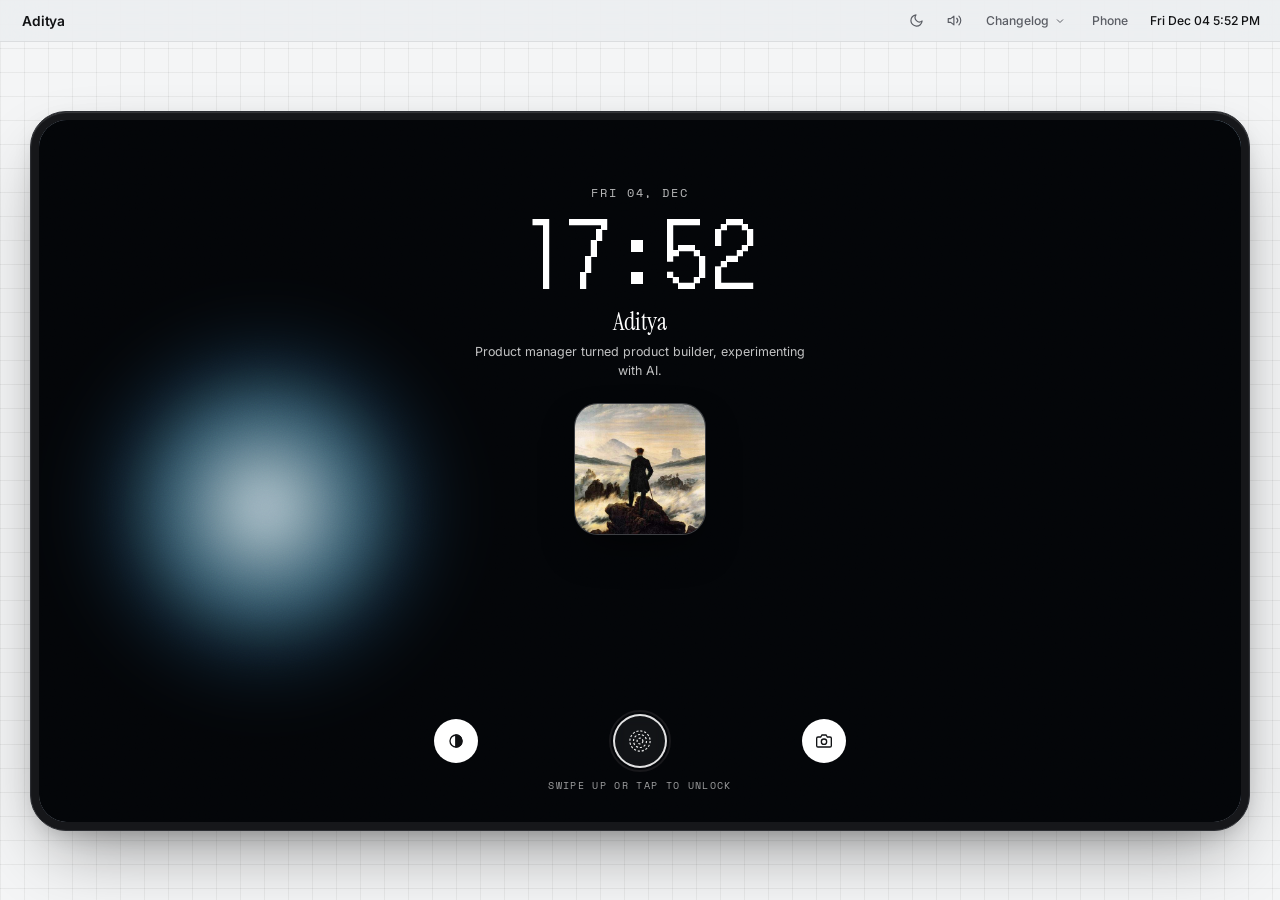
<file: index.html>
<!DOCTYPE html>
<html lang="en">
<head>
  <meta charset="UTF-8">
  <meta name="viewport" content="width=device-width, initial-scale=1.0">
  <title>Aditya — Chasing Impetus</title>
  <meta name="description" content="Product manager turned product builder, experimenting with AI. Building Material Desk.">
  <link rel="canonical" href="https://chasingimpetus.in/">
  <link rel="icon" type="image/svg+xml" href="./assets/favicon.svg">
  <link rel="apple-touch-icon" href="./assets/wanderer.jpg">

  <!-- Open Graph / Social Link Preview -->
  <meta property="og:type" content="website">
  <meta property="og:url" content="https://chasingimpetus.in/">
  <meta property="og:site_name" content="Chasing Impetus">
  <meta property="og:title" content="Aditya — Chasing Impetus">
  <meta property="og:description" content="Product manager turned product builder, experimenting with AI. Building Material Desk.">
  <meta property="og:image" content="https://chasingimpetus.in/assets/wanderer-wide.jpg">

  <!-- Twitter / X Card Preview -->
  <meta name="twitter:card" content="summary_large_image">
  <meta name="twitter:creator" content="@ChasingImpetus">
  <meta name="twitter:title" content="Aditya — Chasing Impetus">
  <meta name="twitter:description" content="Product manager turned product builder, experimenting with AI. Building Material Desk.">
  <meta name="twitter:image" content="https://chasingimpetus.in/assets/wanderer-wide.jpg">
  <meta name="color-scheme" content="light dark">
  <script>
    try {
      document.querySelector('meta[name="color-scheme"]').content =
        localStorage.getItem("color-scheme") ?? "light dark";
    } catch (_) {}
  </script>
  <link rel="preconnect" href="https://fonts.googleapis.com">
  <link rel="preconnect" href="https://fonts.gstatic.com" crossorigin>
  <link href="https://fonts.googleapis.com/css2?family=DotGothic16&family=Instrument+Serif:ital@0;1&family=Inter:wght@400;500;600&family=Space+Mono:wght@400;700&family=Syne:wght@700;800&display=swap" rel="stylesheet">
  <link rel="stylesheet" href="./styles.css?v=26">
</head>
<body>
  <!-- Outer Top Website Header Bar (always visible outside the phone / tablet frame) -->
  <header class="site-topbar" aria-label="Site controls">
    <button type="button" class="site-brand-btn" id="site-brand-btn" aria-label="Aditya Home">
      Aditya
    </button>

    <div class="site-topbar-right">
      <button type="button" class="topbar-icon-btn" id="topbar-theme-btn" aria-label="Toggle light and dark theme" title="Toggle theme">
        <svg class="theme-icon-sun" viewBox="0 0 24 24" width="15" height="15" fill="none" stroke="currentColor" stroke-width="1.9" stroke-linecap="round" stroke-linejoin="round" aria-hidden="true">
          <circle cx="12" cy="12" r="4"/>
          <path d="M12 2v2M12 20v2M4.93 4.93l1.41 1.41M17.66 17.66l1.41 1.41M2 12h2M20 12h2M6.34 17.66l-1.41 1.41M19.07 4.93l-1.41 1.41"/>
        </svg>
        <svg class="theme-icon-moon" viewBox="0 0 24 24" width="15" height="15" fill="none" stroke="currentColor" stroke-width="1.9" stroke-linecap="round" stroke-linejoin="round" aria-hidden="true">
          <path d="M21 12.79A9 9 0 1 1 11.21 3 7 7 0 0 0 21 12.79z"/>
        </svg>
        <span class="sr-only">Toggle color theme</span>
      </button>

      <button type="button" class="topbar-icon-btn" id="topbar-sound-btn" aria-pressed="true" aria-label="Mute interface sounds" title="UI Sound On/Off">
        <svg class="sound-icon-on" viewBox="0 0 24 24" width="15" height="15" fill="none" stroke="currentColor" stroke-width="1.9" stroke-linecap="round" stroke-linejoin="round" aria-hidden="true">
          <polygon points="11 5 6 9 2 9 2 15 6 15 11 19 11 5"/>
          <path d="M15.54 8.46a5 5 0 0 1 0 7.07"/>
          <path d="M19.07 4.93a10 10 0 0 1 0 14.14"/>
        </svg>
        <svg class="sound-icon-off" viewBox="0 0 24 24" width="15" height="15" fill="none" stroke="currentColor" stroke-width="1.9" stroke-linecap="round" stroke-linejoin="round" aria-hidden="true" hidden>
          <polygon points="11 5 6 9 2 9 2 15 6 15 11 19 11 5"/>
          <line x1="23" y1="9" x2="17" y2="15"/>
          <line x1="17" y1="9" x2="23" y2="15"/>
        </svg>
      </button>

      <div class="changelog-wrap">
        <button type="button" class="topbar-text-btn" id="topbar-changelog-btn" aria-expanded="false" aria-controls="changelog-popover">
          <span>Changelog</span>
          <svg viewBox="0 0 24 24" width="12" height="12" fill="none" stroke="currentColor" stroke-width="2" aria-hidden="true"><path d="M6 9l6 6 6-6"/></svg>
        </button>

        <div class="changelog-popover" id="changelog-popover" role="region" aria-label="Site changelog" hidden>
          <div class="changelog-head">
            <span class="mono-caption">LATEST UPDATES</span>
            <span class="mono-micro">chasingimpetus.in</span>
          </div>
          <div class="changelog-list" id="changelog-list">
            <!-- Populated by app.js -->
          </div>
        </div>
      </div>

      <button type="button" class="topbar-text-btn topbar-mode-btn" id="topbar-mode-btn" aria-label="Switch between Desktop and Phone view">
        <span id="topbar-mode-label">Phone</span>
      </button>

      <span class="topbar-clock" id="topbar-clock">Wed Nov 25  5:45 PM</span>
    </div>
  </header>

  <div class="studio-stage" id="studio-stage" data-mode="desktop">
    <!-- Subtle Architectural Desktop Sidebar (visible only in Portrait Phone mode on wide screens) -->
    <aside class="desk-sidebar" aria-label="Device controls and telemetry">
      <h1 class="desk-title" id="desk-owner-name">Aditya</h1>
      <p class="desk-tagline" id="desk-owner-tagline">Product manager turned product builder, exploring AI-native services and consumer hardware.</p>

      <div class="desk-controls">
        <button type="button" class="desk-pill" id="desk-mode-btn">
          <span class="mono-tag">01</span>
          <span>Switch to Desktop Landscape</span>
        </button>
        <button type="button" class="desk-pill" id="desk-qs-btn">
          <span class="mono-tag">02</span>
          <span>Quick Settings &amp; Theme</span>
        </button>
        <button type="button" class="desk-pill" id="desk-lock-btn">
          <span class="mono-tag">03</span>
          <span>Lock / Wake Screen</span>
        </button>
        <button type="button" class="desk-pill" id="desk-wall-btn">
          <span class="mono-tag">04</span>
          <span>Cycle Wallpaper</span>
        </button>
      </div>

      <div class="desk-hints">
        <p class="mono-caption">LEGEND</p>
        <ul>
          <li>Tinted icons open views right here.</li>
          <li>Monochrome icons redirect externally.</li>
          <li>Press <kbd>Esc</kbd> or tap the home bar to return.</li>
        </ul>
      </div>
    </aside>

    <!-- Device Shell (morphs cleanly between Landscape Tablet/Desktop & Portrait Phone) -->
    <main class="phone-wrapper" aria-label="Interactive portfolio">
      <div class="glyph-aura" id="glyph-aura" aria-hidden="true"></div>

      <div class="phone-chassis">
        <!-- Hardware Side Buttons (shown in Portrait Phone mode) -->
        <button type="button" class="hw-btn hw-vol-up" aria-label="Volume up" title="Volume Up"></button>
        <button type="button" class="hw-btn hw-vol-down" aria-label="Volume down" title="Volume Down"></button>
        <button type="button" class="hw-btn hw-power" id="hw-power-btn" aria-label="Power button: toggle lock screen" title="Lock / Wake Screen"></button>

        <!-- Display Screen -->
        <div class="phone-screen" id="phone-screen" data-wallpaper="pixel">
          <!-- Atmospheric Wallpaper Layers -->
          <div class="wallpaper-layer" aria-hidden="true">
            <div class="wallpaper-orb"></div>
            <div class="wallpaper-frost"></div>
            <div class="wallpaper-grain"></div>
          </div>

          <!-- Punch-hole front camera (Portrait Phone mode) -->
          <div class="punch-hole" aria-hidden="true"></div>

          <!-- Top Status Bar -->
          <header class="status-bar">
            <div class="status-bar-inner">
              <div class="status-left">
                <span class="status-time" id="status-time">17:45</span>
              </div>

              <div class="status-actions-desktop">
                <button type="button" class="status-chip" id="top-wall-cycle" aria-label="Cycle wallpaper">
                  <span>Wallpaper</span>
                </button>
                <button type="button" class="status-chip" id="top-lock-btn" aria-label="Lock screen">
                  <span>Lock</span>
                </button>
              </div>

              <button type="button" class="status-bar-trigger" id="status-bar-trigger" aria-expanded="false" aria-controls="quick-settings" aria-label="Open Quick Settings">
                <span class="status-right">
                  <svg viewBox="0 0 16 12" width="13" height="10" fill="currentColor" aria-hidden="true"><path d="M8 9.6a1.4 1.4 0 1 1 0 2.8 1.4 1.4 0 0 1 0-2.8zm-3.5-2.1a5.2 5.2 0 0 1 7 0l-1.1 1.1a3.6 3.6 0 0 0-4.8 0L4.5 7.5zm-2.8-2.8a9 9 0 0 1 12.6 0l-1.1 1.1a7.4 7.4 0 0 0-10.4 0L1.7 4.7z"/></svg>
                  <span class="status-signal" aria-hidden="true">
                    <i></i><i></i><i></i><i></i>
                  </span>
                  <span class="status-battery-pill" aria-label="Battery 94 percent">
                    <span class="battery-fill"></span>
                  </span>
                </span>
              </button>
            </div>
          </header>

          <!-- Quick Settings Pull-Down Shade / Desktop Flyout -->
          <section class="quick-settings" id="quick-settings" aria-label="Quick Settings" hidden>
            <div class="qs-panel">
              <div class="qs-header">
                <div>
                  <h2 class="serif-heading">Settings</h2>
                  <p class="qs-date" id="qs-date">WED, NOV 25</p>
                </div>
                <button type="button" class="icon-circle-btn" id="qs-close-btn" aria-label="Close Quick Settings">
                  <svg viewBox="0 0 24 24" width="16" height="16" fill="none" stroke="currentColor" stroke-width="2" aria-hidden="true"><path d="M18 6L6 18M6 6l12 12"/></svg>
                </button>
              </div>

              <div class="qs-tiles">
                <button type="button" class="qs-tile" id="qs-sound-toggle" aria-pressed="true">
                  <span class="qs-tile-icon" aria-hidden="true">
                    <svg viewBox="0 0 24 24" width="18" height="18" fill="none" stroke="currentColor" stroke-width="1.8"><path d="M11 5L6 9H2v6h4l5 4V5z"/><path d="M15.54 8.46a5 5 0 0 1 0 7.07"/><path d="M19.07 4.93a10 10 0 0 1 0 14.14"/></svg>
                  </span>
                  <span class="qs-tile-label">UI Sound</span>
                  <span class="qs-tile-state" id="qs-sound-state">ON</span>
                </button>

                <button type="button" class="qs-tile" id="qs-mono-toggle" aria-pressed="false">
                  <span class="qs-tile-icon" aria-hidden="true">
                    <svg viewBox="0 0 24 24" width="18" height="18" fill="none" stroke="currentColor" stroke-width="1.8"><circle cx="12" cy="12" r="9"/><path d="M12 3v18"/><path d="M12 3a9 9 0 0 1 0 18z" fill="currentColor"/></svg>
                  </span>
                  <span class="qs-tile-label">Monochrome</span>
                  <span class="qs-tile-state" id="qs-mono-state">COLOR</span>
                </button>

                <button type="button" class="qs-tile" id="qs-mode-action">
                  <span class="qs-tile-icon" aria-hidden="true">
                    <svg viewBox="0 0 24 24" width="18" height="18" fill="none" stroke="currentColor" stroke-width="1.8"><rect x="2" y="4" width="20" height="14" rx="2"/><line x1="8" y1="21" x2="16" y2="21"/><line x1="12" y1="18" x2="12" y2="21"/></svg>
                  </span>
                  <span class="qs-tile-label">Layout</span>
                  <span class="qs-tile-state" id="qs-mode-state">DESKTOP</span>
                </button>

                <button type="button" class="qs-tile" id="qs-lock-action">
                  <span class="qs-tile-icon" aria-hidden="true">
                    <svg viewBox="0 0 24 24" width="18" height="18" fill="none" stroke="currentColor" stroke-width="1.8"><rect x="5" y="11" width="14" height="10" rx="2"/><path d="M8 11V7a4 4 0 0 1 8 0v4"/></svg>
                  </span>
                  <span class="qs-tile-label">Lock Screen</span>
                  <span class="qs-tile-state">SLEEP</span>
                </button>
              </div>

              <!-- Brightness Slider (Control Center) -->
              <div class="qs-theme-group qs-brightness-group">
                <div class="qs-slider-head">
                  <span class="mono-caption">BRIGHTNESS</span>
                  <span class="mono-micro" id="qs-brightness-val">100%</span>
                </div>
                <div class="qs-slider-row">
                  <svg viewBox="0 0 24 24" width="15" height="15" fill="none" stroke="currentColor" stroke-width="1.9" aria-hidden="true"><circle cx="12" cy="12" r="4"/><path d="M12 2v2M12 20v2M4.93 4.93l1.41 1.41M17.66 17.66l1.41 1.41M2 12h2M20 12h2"/></svg>
                  <input type="range" id="qs-brightness-slider" class="qs-range" min="55" max="115" value="100" aria-label="Display brightness">
                </div>
              </div>

              <!-- Wallpaper Selector -->
              <fieldset class="qs-theme-group">
                <legend class="mono-caption">WALLPAPER</legend>
                <div class="theme-segmented wall-grid-4" role="radiogroup" aria-label="Wallpaper atmosphere">
                  <button type="button" class="wall-opt" data-wall="pixel" role="radio" aria-checked="true">Pixel</button>
                  <button type="button" class="wall-opt" data-wall="sage" role="radio" aria-checked="false">Sage</button>
                  <button type="button" class="wall-opt" data-wall="ice" role="radio" aria-checked="false">Ice</button>
                  <button type="button" class="wall-opt" data-wall="obsidian" role="radio" aria-checked="false">Noir</button>
                </div>
              </fieldset>

              <!-- 3-State Color Scheme Control (System / Light / Dark) -->
              <fieldset class="qs-theme-group">
                <legend class="mono-caption">DISPLAY THEME</legend>
                <div class="theme-segmented" role="radiogroup" aria-label="Color scheme preference">
                  <button type="button" class="theme-opt" data-theme="system" role="radio" aria-checked="true">System</button>
                  <button type="button" class="theme-opt" data-theme="light" role="radio" aria-checked="false">Light</button>
                  <button type="button" class="theme-opt" data-theme="dark" role="radio" aria-checked="false">Dark</button>
                </div>
                <p class="qs-theme-hint" id="qs-theme-hint">Following system preference</p>
              </fieldset>

              <div class="qs-drag-handle" aria-hidden="true"><span></span></div>
            </div>
          </section>

          <!-- Lock Screen Overlay (First-time entry: Swipe up or Tap Fingerprint to unlock) -->
          <section class="lock-screen" id="lock-screen" aria-label="Lock Screen" hidden>
            <div class="lock-wallpaper" aria-hidden="true">
              <div class="lock-orb"></div>
              <div class="wallpaper-grain"></div>
            </div>

            <div class="lock-top">
              <p class="lock-date" id="lock-date">THU 26 NOV</p>
              <div class="lock-clock" id="lock-clock">03:08</div>
              <div class="lock-identity">
                <p class="lock-name">Aditya</p>
                <p class="lock-sub" id="lock-status-text">Product manager turned product builder, exploring AI-native services and consumer hardware.</p>
              </div>

              <!-- Small Curated Artwork Square Widget on Lock Screen -->
              <div class="lock-art-square" aria-label="Curated artwork preview">
                <img src="./assets/wanderer.jpg" alt="Wanderer above the Sea of Fog" id="lock-art-img">
              </div>
            </div>

            <div class="lock-bottom-wrap">
              <div class="lock-bottom">
                <button type="button" class="lock-corner-btn" id="lock-glyph-btn" aria-label="Toggle Monochrome">
                  <svg viewBox="0 0 24 24" width="16" height="16" fill="none" stroke="currentColor" stroke-width="2" aria-hidden="true"><circle cx="12" cy="12" r="9"/><path d="M12 3v18"/><path d="M12 3a9 9 0 0 1 0 18z" fill="currentColor"/></svg>
                </button>

                <button type="button" class="fingerprint-ring" id="unlock-btn" aria-label="Tap or swipe up to unlock">
                  <svg viewBox="0 0 36 36" width="26" height="26" fill="none" stroke="currentColor" stroke-width="1.6" stroke-dasharray="3 2.5" aria-hidden="true">
                    <circle cx="18" cy="18" r="14"/>
                    <circle cx="18" cy="18" r="9"/>
                    <circle cx="18" cy="18" r="4"/>
                  </svg>
                </button>

                <button type="button" class="lock-corner-btn" id="lock-media-btn" aria-label="Quick open Media">
                  <svg viewBox="0 0 24 24" width="16" height="16" fill="none" stroke="currentColor" stroke-width="2" aria-hidden="true"><path d="M23 19a2 2 0 0 1-2 2H3a2 2 0 0 1-2-2V8a2 2 0 0 1 2-2h4l2-3h6l2 3h4a2 2 0 0 1 2 2z"/><circle cx="12" cy="13" r="4"/></svg>
                </button>
              </div>
              <p class="lock-swipe-hint">SWIPE UP OR TAP TO UNLOCK</p>
            </div>
          </section>

          <!-- Main Viewport -->
          <div class="os-viewport" id="os-viewport">
            <!-- HOME SCREEN — 2 Swipeable Zero-Scroll Pages -->
            <section class="home-screen" id="home-screen" aria-label="Home Screen">
              <h2 class="sr-only" id="home-heading" tabindex="-1">Home Screen</h2>

              <div class="pages-viewport" id="pages-viewport">
                <div class="pages-track" id="pages-track" data-page="0">
                  <!-- PAGE 1: Core Portfolio (Image Top · Projects + About · Spotify Bottom) -->
                  <div class="os-page" data-page-index="0" aria-label="Home page 1">
                    <div class="page-grid-main">
                      <!-- TOP: Curated Auto-Rotating Artwork Widget -->
                      <div class="n-widget widget-photo-banner" aria-label="Curated imagery">
                        <button type="button" class="photo-banner-trigger app-launcher" data-app="media" aria-label="Open Media">
                          <img src="./assets/wanderer.jpg" alt="Wanderer above the Sea of Fog" class="photo-banner-img" id="gallery-img">
                        </button>
                        <div class="photo-banner-overlay">
                          <div class="gallery-caption-wrap">
                            <span class="frosted-tag" id="gallery-title">Wanderer above the Sea of Fog</span>
                            <span class="gallery-credit" id="gallery-credit">Caspar David Friedrich · 1818</span>
                          </div>
                          <div class="gallery-controls">
                            <button type="button" class="gallery-ctrl-btn" id="gallery-pause-btn" aria-label="Pause artwork rotation" title="Pause / Play rotation">
                              <svg class="gal-icon-pause" viewBox="0 0 24 24" width="11" height="11" fill="currentColor" aria-hidden="true"><rect x="6" y="4" width="4" height="16"/><rect x="14" y="4" width="4" height="16"/></svg>
                              <svg class="gal-icon-play" viewBox="0 0 24 24" width="11" height="11" fill="currentColor" aria-hidden="true" hidden><polygon points="7,4 20,12 7,20"/></svg>
                            </button>
                            <button type="button" class="gallery-ctrl-btn" id="gallery-next-btn" aria-label="Next curated image" title="Next image">
                              <svg viewBox="0 0 24 24" width="12" height="12" fill="none" stroke="currentColor" stroke-width="2.4" stroke-linecap="round" stroke-linejoin="round" aria-hidden="true"><path d="M9 18l6-6-6-6"/></svg>
                            </button>
                          </div>
                        </div>
                      </div>

                      <!-- MIDDLE: Segmented Dot-Matrix Projects Card -->
                      <button type="button" class="n-widget n-projects-card n-solid-dark app-launcher" data-app="github" aria-label="Open 6 Projects">
                        <div class="n-dot-matrix-bar" aria-hidden="true">
                          <span class="on"></span><span class="on"></span><span class="on"></span><span class="on"></span><span class="on red"></span><span class="on red"></span>
                          <span></span><span></span><span></span><span></span><span></span><span></span>
                        </div>
                        <div class="n-projects-foot">
                          <div class="n-projects-num">06<span class="n-projects-unit">PROJECTS</span></div>
                          <span class="n-projects-sub">MATERIAL DESK · CURIA · MORE</span>
                        </div>
                      </button>

                      <!-- ABOUT CARD (Pure White Nothing OS card on Desktop; crisp About circle on Phone) -->
                      <button type="button" class="n-widget widget-desktop-about n-solid-white app-launcher" data-app="about" aria-label="Open About Aditya">
                        <div class="desktop-note-head">
                          <span class="n-card-kicker">ABOUT</span>
                          <img src="./assets/icons/orbit-profile.svg" alt="" width="28" height="28" class="orbit-pill-icon">
                        </div>
                        <h3 class="desktop-note-title">Aditya</h3>
                        <p class="desktop-note-excerpt">Product manager turned product builder, experimenting with AI. Building Material Desk.</p>
                      </button>

                      <div class="notes-icon-row phone-only-about">
                        <button type="button" class="n-icon-tile app-launcher" data-app="about" aria-label="Open About">
                          <span class="n-icon-circle n-orbit-host">
                            <img src="./assets/icons/orbit-profile.svg" alt="" width="62" height="62" class="orbit-svg-icon">
                          </span>
                          <span class="n-icon-label">About</span>
                        </button>
                      </div>

                      <!-- BOTTOM: Compact Spotify Widget -->
                      <div class="n-widget widget-spotify n-solid-dark" aria-label="Spotify On Rotation widget">
                        <div class="spotify-widget-head">
                          <span class="mono-caption" id="spotify-widget-label">ON ROTATION</span>
                          <a class="spotify-open-link" id="spotify-open-link" href="https://open.spotify.com/playlist/6pC1LlCxbdEhLrBYXfDVFU?si=c3e3899144f14463" target="_blank" rel="noopener noreferrer">OPEN ↗</a>
                        </div>
                        <iframe
                          id="spotify-home-embed"
                          class="spotify-embed-frame"
                          title="Spotify On Rotation Player"
                          src="https://open.spotify.com/embed/playlist/6pC1LlCxbdEhLrBYXfDVFU?utm_source=generator&theme=0&si=c3e3899144f14463"
                          allowfullscreen
                          allow="autoplay; clipboard-write; encrypted-media; fullscreen; picture-in-picture"
                          loading="lazy"
                        ></iframe>
                      </div>
                    </div>
                  </div>

                  <!-- PAGE 2: Musings (Substack sneak peek) · Bookshelf · Media · Taste Strip -->
                  <div class="os-page" data-page-index="1" aria-label="Home page 2 — Musings, Bookshelf and Media">
                    <div class="page-grid-passion">
                      <!-- Pure White Musings Substack Sneak-Peek Card -->
                      <button type="button" class="n-widget passion-card passion-musings n-solid-white app-launcher" data-app="notes" aria-label="Open Musings — Chasing Impetus on Substack">
                        <div class="passion-card-top">
                          <span class="n-card-kicker">MUSINGS · SUBSTACK</span>
                          <img src="./assets/icons/orbit-musings.svg" alt="" width="28" height="28" class="orbit-pill-icon">
                        </div>
                        <div class="passion-card-body">
                          <span class="passion-serif-title" id="desktop-note-title">Chasing Impetus</span>
                          <span class="passion-desc" id="desktop-note-excerpt">Why this newsletter? A personal exploration journey to move from autopilot and inertia.</span>
                        </div>
                        <span class="n-card-date-pill" id="desktop-note-date">READ SNEAK PEEK →</span>
                      </button>

                      <!-- Pure White Bookshelf Card -->
                      <button type="button" class="n-widget passion-card n-solid-white app-launcher" data-app="shelf" aria-label="Open Bookshelf for films and books">
                        <div class="passion-card-top">
                          <span class="n-card-kicker">CURATED LOG</span>
                          <svg viewBox="0 0 24 24" width="22" height="22" fill="none" stroke="currentColor" stroke-width="1.9" stroke-linecap="round" stroke-linejoin="round" aria-hidden="true"><path d="M4 19.5A2.5 2.5 0 0 1 6.5 17H20"/><path d="M6.5 2H20v20H6.5A2.5 2.5 0 0 1 4 19.5v-15A2.5 2.5 0 0 1 6.5 2z"/></svg>
                        </div>
                        <div class="passion-card-body">
                          <span class="passion-serif-title">Bookshelf</span>
                          <span class="passion-desc">Live Letterboxd diary &amp; Goodreads shelf.</span>
                        </div>
                        <span class="n-card-date-pill">FILMS &amp; BOOKS</span>
                      </button>

                      <!-- Matte Black Media Card with Nothing Orbit Play Icon -->
                      <button type="button" class="n-widget passion-card n-solid-dark app-launcher" data-app="media" aria-label="Open Media videos and AI short films">
                        <div class="passion-card-top">
                          <span class="mono-caption">VISUAL ARCHIVE</span>
                          <img src="./assets/icons/orbit-media.svg" alt="" width="28" height="28" class="orbit-pill-icon">
                        </div>
                        <div class="passion-card-body">
                          <span class="passion-serif-title" style="color: #ffffff;">Media</span>
                          <span class="passion-desc" style="color: #949a9e;">AI short films, spec commercials, and visual experiments.</span>
                        </div>
                        <span class="passion-dark-pill">04 REELS &amp; EXPERIMENTS</span>
                      </button>

                      <!-- Compact Taste Strip: Favorite Film (Digger) & Book (Why Machines Learn) -->
                      <div class="passion-mini-row">
                        <button type="button" class="n-widget passion-mini n-solid-dark app-launcher" data-app="shelf">
                          <span class="mono-micro">FAVORITE FILM</span>
                          <span class="passion-mini-val">Digger</span>
                        </button>
                        <button type="button" class="n-widget passion-mini n-solid-white app-launcher" data-app="shelf">
                          <span class="n-card-kicker">BOOK</span>
                          <span class="passion-mini-val" style="color: #111214;">Why Machines Learn</span>
                        </button>
                      </div>
                    </div>
                  </div>
                </div>
              </div>

              <!-- Interactive 2-Page Dot Indicator (clickable + swipeable!) -->
              <div class="page-dots" role="tablist" aria-label="Home screen pages">
                <button type="button" class="page-dot active" data-goto-page="0" role="tab" aria-selected="true" aria-label="Page 1: Main"></button>
                <button type="button" class="page-dot" data-goto-page="1" role="tab" aria-selected="false" aria-label="Page 2: Musings, Bookshelf and Media"></button>
              </div>

              <!-- Bottom Dock: External Profile Redirects ONLY (LinkedIn, Twitter, GitHub, Email) -->
              <nav class="nothing-dock" aria-label="External profiles">
                <a class="dock-icon dock-external" href="https://www.linkedin.com/in/aditya-chauhan-27b298177/" target="_blank" rel="noopener noreferrer" aria-label="LinkedIn (opens external profile)">
                  <svg viewBox="0 0 24 24" width="17" height="17" fill="none" stroke="currentColor" stroke-width="1.9" stroke-linecap="round" stroke-linejoin="round" aria-hidden="true"><path d="M16 8a6 6 0 0 1 6 6v7h-4v-7a2 2 0 0 0-2-2 2 2 0 0 0-2 2v7h-4v-7a6 6 0 0 1 6-6z"/><rect x="2" y="9" width="4" height="12"/><circle cx="4" cy="4" r="2"/></svg>
                  <span class="dock-tooltip">LinkedIn ↗</span>
                </a>

                <a class="dock-icon dock-external" href="https://x.com/ChasingImpetus" target="_blank" rel="noopener noreferrer" aria-label="Twitter / X (opens external profile)">
                  <svg viewBox="0 0 24 24" width="16" height="16" fill="currentColor" aria-hidden="true"><path d="M18.244 2.25h3.308l-7.227 8.26 8.502 11.24H16.17l-5.214-6.817L4.99 21.75H1.68l7.73-8.835L1.254 2.25H8.08l4.713 6.231zm-1.161 17.52h1.833L7.084 4.126H5.117z"/></svg>
                  <span class="dock-tooltip">Twitter ↗</span>
                </a>

                <a class="dock-icon dock-external" href="https://github.com/adityavc19" target="_blank" rel="noopener noreferrer" aria-label="GitHub (opens external profile)">
                  <svg viewBox="0 0 24 24" width="18" height="18" fill="none" stroke="currentColor" stroke-width="1.9" stroke-linecap="round" stroke-linejoin="round" aria-hidden="true"><path d="M9 19c-5 1.5-5-2.5-7-3m14 6v-3.87a3.37 3.37 0 0 0-.94-2.61c3.14-.35 6.44-1.54 6.44-7A5.44 5.44 0 0 0 20 4.77 5.07 5.07 0 0 0 19.91 1S18.73.65 16 2.48a13.38 13.38 0 0 0-7 0C6.27.65 5.09 1 5.09 1A5.07 5.07 0 0 0 5 4.77a5.44 5.44 0 0 0-1.5 3.78c0 5.42 3.3 6.61 6.44 7A3.37 3.37 0 0 0 9 18.13V22"/></svg>
                  <span class="dock-tooltip">GitHub ↗</span>
                </a>

                <a class="dock-icon dock-external" href="mailto:adityachauhan090@gmail.com" aria-label="Email Aditya">
                  <svg viewBox="0 0 24 24" width="18" height="18" fill="none" stroke="currentColor" stroke-width="1.9" stroke-linecap="round" stroke-linejoin="round" aria-hidden="true"><rect x="2" y="4" width="20" height="16" rx="2"/><path d="m22 7-8.97 5.7a1.94 1.94 0 0 1-2.06 0L2 7"/></svg>
                  <span class="dock-tooltip">Email ↗</span>
                </a>
              </nav>
            </section>

            <!-- ACTIVE APP VIEW -->
            <section class="app-view" id="app-view" aria-label="Application view" hidden>
              <div class="app-window">
                <div class="app-header">
                  <button type="button" class="back-btn" id="app-back-btn" aria-label="Back to Home Screen">
                    <svg viewBox="0 0 24 24" width="18" height="18" fill="none" stroke="currentColor" stroke-width="2" stroke-linecap="round" stroke-linejoin="round" aria-hidden="true"><path d="M15 18l-6-6 6-6"/></svg>
                  </button>
                  <div class="app-title-group">
                    <h2 class="app-title" id="app-view-title" tabindex="-1">Notes</h2>
                    <span class="mono-micro" id="app-view-subtitle">BLOGS &amp; ESSAYS</span>
                  </div>
                </div>

                <div class="app-body" id="app-view-body">
                  <!-- Populated dynamically by app.js -->
                </div>
              </div>
            </section>
          </div>

          <!-- Bottom Home Gesture Indicator Bar -->
          <footer class="gesture-bar-wrap">
            <button type="button" class="gesture-bar" id="home-gesture-btn" aria-label="Return to Home Screen" title="Home"></button>
          </footer>
        </div>
      </div>
    </main>
  </div>

  <script type="module" src="./app.js?v=26"></script>
</body>
</html>
</file>
<file: styles.css>
/* ============================================================================
   NOTHING OS 3.0 / 5.0 PORTFOLIO — AUTHENTIC DESIGN SYSTEM
   Frosted-glass atmospheric wallpapers + fine grain + borderless matte widgets
   ============================================================================ */

:root {
  /* Light Mode Raw Tokens (Matches 2nd phone in Nothing OS lineup) */
  --stage-bg-light: #f4f5f6;
  --stage-grid-light: rgba(17, 17, 19, 0.055);
  --chassis-light: #16171a;
  --chassis-border-light: #2c2e33;
  --screen-bg-light: #dfe1e4;
  --widget-bg-light: #ffffff;
  --widget-bg-alt-light: #eceef0;
  --widget-glass-light: rgba(255, 255, 255, 0.78);
  --app-sheet-light: rgba(236, 238, 240, 0.92);
  --border-light: rgba(17, 17, 19, 0.08);
  --border-strong-light: rgba(17, 17, 19, 0.16);
  --text-light: #111214;
  --text-muted-light: #5a5d64;
  --dock-bg-light: #ffffff;
  --dock-fg-light: #111214;
  --knob-bg-light: #141517;
  --knob-fg-light: #ffffff;
  --scroll-track-light: #e2e4e7;
  --scroll-thumb-light: #7c8089;

  /* Dark Mode Raw Tokens (Matches 4th phone in Nothing OS lineup) */
  --stage-bg-dark: #0a0b0c;
  --stage-grid-dark: rgba(255, 255, 255, 0.045);
  --chassis-dark: #141517;
  --chassis-border-dark: #2a2c30;
  --screen-bg-dark: #0a100e;
  --widget-bg-dark: rgba(20, 22, 23, 0.88);
  --widget-bg-alt-dark: rgba(34, 37, 39, 0.86);
  --widget-glass-dark: rgba(20, 23, 24, 0.72);
  --app-sheet-dark: rgba(12, 14, 15, 0.92);
  --border-dark: rgba(255, 255, 255, 0.08);
  --border-strong-dark: rgba(255, 255, 255, 0.18);
  --text-dark: #f4f5f6;
  --text-muted-dark: #949a9e;
  --dock-bg-dark: rgba(26, 29, 30, 0.88);
  --dock-fg-dark: #f4f5f6;
  --knob-bg-dark: #ffffff;
  --knob-fg-dark: #111214;
  --scroll-track-dark: #141617;
  --scroll-thumb-dark: #4f5459;

  /* Calm Neutral Accent (no distracting red dots or red text) */
  --nothing-red: light-dark(#18181b, #f4f5f6);
  --nothing-red-soft: light-dark(rgba(24, 24, 27, 0.08), rgba(244, 245, 246, 0.14));
  --nothing-yellow: #f4c430;

  /* Resolved Tokens (Fallback defaults to Light) */
  --stage-bg: var(--stage-bg-light);
  --stage-grid: var(--stage-grid-light);
  --chassis: var(--chassis-light);
  --chassis-border: var(--chassis-border-light);
  --screen-bg: var(--screen-bg-light);
  --widget-bg: var(--widget-bg-light);
  --widget-bg-alt: var(--widget-bg-alt-light);
  --widget-glass: var(--widget-glass-light);
  --app-sheet: var(--app-sheet-light);
  --border: var(--border-light);
  --border-strong: var(--border-strong-light);
  --text: var(--text-light);
  --text-muted: var(--text-muted-light);
  --dock-bg: var(--dock-bg-light);
  --dock-fg: var(--dock-fg-light);
  --knob-bg: var(--knob-bg-light);
  --knob-fg: var(--knob-fg-light);
  --scroll-track: var(--scroll-track-light);
  --scroll-thumb: var(--scroll-thumb-light);

  /* Fallback for browsers without light-dark() support */
  @media (prefers-color-scheme: dark) {
    --stage-bg: var(--stage-bg-dark);
    --stage-grid: var(--stage-grid-dark);
    --chassis: var(--chassis-dark);
    --chassis-border: var(--chassis-border-dark);
    --screen-bg: var(--screen-bg-dark);
    --widget-bg: var(--widget-bg-dark);
    --widget-bg-alt: var(--widget-bg-alt-dark);
    --widget-glass: var(--widget-glass-dark);
    --app-sheet: var(--app-sheet-dark);
    --border: var(--border-dark);
    --border-strong: var(--border-strong-dark);
    --text: var(--text-dark);
    --text-muted: var(--text-muted-dark);
    --dock-bg: var(--dock-bg-dark);
    --dock-fg: var(--dock-fg-dark);
    --knob-bg: var(--knob-bg-dark);
    --knob-fg: var(--knob-fg-dark);
    --scroll-track: var(--scroll-track-dark);
    --scroll-thumb: var(--scroll-thumb-dark);
  }

  /* Modern light-dark() tokens */
  @supports (color: light-dark(white, black)) {
    --stage-bg: light-dark(var(--stage-bg-light), var(--stage-bg-dark));
    --stage-grid: light-dark(var(--stage-grid-light), var(--stage-grid-dark));
    --chassis: light-dark(var(--chassis-light), var(--chassis-dark));
    --chassis-border: light-dark(var(--chassis-border-light), var(--chassis-border-dark));
    --screen-bg: light-dark(var(--screen-bg-light), var(--screen-bg-dark));
    --widget-bg: light-dark(var(--widget-bg-light), var(--widget-bg-dark));
    --widget-bg-alt: light-dark(var(--widget-bg-alt-light), var(--widget-bg-alt-dark));
    --widget-glass: light-dark(var(--widget-glass-light), var(--widget-glass-dark));
    --app-sheet: light-dark(var(--app-sheet-light), var(--app-sheet-dark));
    --border: light-dark(var(--border-light), var(--border-dark));
    --border-strong: light-dark(var(--border-strong-light), var(--border-strong-dark));
    --text: light-dark(var(--text-light), var(--text-dark));
    --text-muted: light-dark(var(--text-muted-light), var(--text-muted-dark));
    --dock-bg: light-dark(var(--dock-bg-light), var(--dock-bg-dark));
    --dock-fg: light-dark(var(--dock-fg-light), var(--dock-fg-dark));
    --knob-bg: light-dark(var(--knob-bg-light), var(--knob-bg-dark));
    --knob-fg: light-dark(var(--knob-fg-light), var(--knob-fg-dark));
    --scroll-track: light-dark(var(--scroll-track-light), var(--scroll-track-dark));
    --scroll-thumb: light-dark(var(--scroll-thumb-light), var(--scroll-thumb-dark));
  }

  /* Nothing OS Typography Stack */
  --font-dot: "DotGothic16", "Space Mono", monospace;
  --font-serif: "Instrument Serif", Georgia, serif;
  --font-sans: "Inter", -apple-system, BlinkMacSystemFont, sans-serif;
  --font-mono: "Space Mono", ui-monospace, SFMono-Regular, monospace;
  --font-wide: "Syne", "Inter", sans-serif;

  /* Color scheme follows system by default, or reflects <meta name="color-scheme"> override */
  color-scheme: light dark;
  accent-color: var(--nothing-red);
  scrollbar-color: var(--scroll-thumb) var(--scroll-track);

  &:has(> head > meta[name="color-scheme"][content="dark"]) {
    color-scheme: dark;
  }

  &:has(> head > meta[name="color-scheme"][content="light"]) {
    color-scheme: light;
  }
}

*,
*::before,
*::after {
  box-sizing: border-box;
}

html,
body {
  margin: 0;
  padding: 0;
  min-height: 100dvh;
  background-color: var(--stage-bg);
  color: var(--text);
  font-family: var(--font-sans);
  -webkit-font-smoothing: antialiased;
}

/* Fine architectural square grid paper behind the phone (matches reference backdrop) */
body {
  background-image:
    linear-gradient(to right, var(--stage-grid) 1px, transparent 1px),
    linear-gradient(to bottom, var(--stage-grid) 1px, transparent 1px);
  background-size: 24px 24px;
}

button {
  font: inherit;
  color: inherit;
  background: none;
  border: none;
  padding: 0;
  cursor: pointer;
}

a {
  color: inherit;
  text-decoration: none;
}

:focus-visible {
  outline: 2px solid var(--nothing-red);
  outline-offset: 2px;
}

[hidden] {
  display: none !important;
}

.sr-only {
  position: absolute;
  width: 1px;
  height: 1px;
  padding: 0;
  margin: -1px;
  overflow: hidden;
  clip: rect(0, 0, 0, 0);
  white-space: nowrap;
  border: 0;
}

/* ============================================================================
   OUTER TOP WEBSITE HEADER BAR (always visible outside phone/tablet frame)
   ============================================================================ */

.site-topbar {
  position: sticky;
  top: 0;
  z-index: 60;
  height: 42px;
  width: 100%;
  padding: 0 20px;
  display: flex;
  align-items: center;
  justify-content: space-between;
  background: var(--app-sheet);
  backdrop-filter: blur(18px);
  -webkit-backdrop-filter: blur(18px);
  border-bottom: 1px solid var(--border);
  font-size: 0.78rem;
}

.site-brand-btn {
  font-family: var(--font-sans);
  font-weight: 600;
  font-size: 0.86rem;
  letter-spacing: -0.01em;
  color: var(--text);
  padding: 4px 2px;
}

.site-topbar-right {
  display: inline-flex;
  align-items: center;
  gap: 10px;
}

.topbar-icon-btn,
.topbar-text-btn {
  display: inline-flex;
  align-items: center;
  gap: 5px;
  height: 28px;
  padding: 0 8px;
  border-radius: 7px;
  color: var(--text-muted);
  font-size: 0.76rem;
  font-weight: 500;
  transition: background-color 0.15s ease, color 0.15s ease;
}

.topbar-icon-btn {
  width: 28px;
  padding: 0;
  justify-content: center;
}

.topbar-icon-btn:hover,
.topbar-text-btn:hover,
.topbar-text-btn[aria-expanded="true"] {
  background: var(--border);
  color: var(--text);
}

.topbar-clock {
  font-family: var(--font-sans);
  font-size: 0.76rem;
  font-weight: 500;
  color: var(--text);
  white-space: nowrap;
  padding-left: 4px;
}

/* Sun / Moon icon branching per dark-mode-toggle guidance */
.theme-icon-sun { display: none; }
.theme-icon-moon { display: block; }

@media (prefers-color-scheme: dark) {
  :root:not(:has(> head > meta[name="color-scheme"][content="light"])) .theme-icon-sun { display: block; }
  :root:not(:has(> head > meta[name="color-scheme"][content="light"])) .theme-icon-moon { display: none; }
}

:root:has(> head > meta[name="color-scheme"][content="dark"]) .theme-icon-sun { display: block; }
:root:has(> head > meta[name="color-scheme"][content="dark"]) .theme-icon-moon { display: none; }
:root:has(> head > meta[name="color-scheme"][content="light"]) .theme-icon-sun { display: none; }
:root:has(> head > meta[name="color-scheme"][content="light"]) .theme-icon-moon { display: block; }

/* Changelog Dropdown */
.changelog-wrap {
  position: relative;
}

.changelog-popover {
  position: absolute;
  top: calc(100% + 10px);
  right: 0;
  width: 310px;
  max-width: calc(100vw - 24px);
  padding: 14px;
  border-radius: 16px;
  background: var(--app-sheet);
  backdrop-filter: blur(24px);
  -webkit-backdrop-filter: blur(24px);
  border: 1px solid var(--border-strong);
  box-shadow: 0 20px 48px -14px rgba(0, 0, 0, 0.45);
  z-index: 80;
}

.changelog-head {
  display: flex;
  align-items: center;
  justify-content: space-between;
  padding-bottom: 10px;
  border-bottom: 1px solid var(--border);
}

.changelog-list {
  display: flex;
  flex-direction: column;
  gap: 10px;
  margin-top: 10px;
}

.changelog-entry {
  display: flex;
  flex-direction: column;
  gap: 3px;
  padding-bottom: 9px;
  border-bottom: 1px dashed var(--border);
}

.changelog-entry:last-child {
  padding-bottom: 0;
  border-bottom: none;
}

.changelog-entry-title {
  font-size: 0.78rem;
  line-height: 1.4;
  color: var(--text);
}

.changelog-entry-meta {
  font-family: var(--font-mono);
  font-size: 0.64rem;
  color: var(--text-muted);
}

/* ============================================================================
   STUDIO STAGE & DESKTOP SIDEBAR
   ============================================================================ */

.studio-stage {
  min-height: calc(100dvh - 42px);
  display: flex;
  align-items: center;
  justify-content: center;
  gap: clamp(2rem, 6vw, 5.5rem);
  padding: 1.25rem;
}

.desk-sidebar {
  width: 280px;
  display: flex;
  flex-direction: column;
  gap: 1.2rem;
}

.desk-brand {
  display: inline-flex;
  align-items: center;
  gap: 0.55rem;
}

.ndot-label {
  font-family: var(--font-dot);
  font-size: 0.92rem;
  letter-spacing: 0.14em;
  color: var(--text-muted);
}

.desk-title {
  margin: 0;
  font-family: var(--font-serif);
  font-size: 3.2rem;
  line-height: 0.95;
  font-weight: 400;
  letter-spacing: -0.01em;
}

.desk-tagline {
  margin: 0;
  font-size: 0.92rem;
  line-height: 1.55;
  color: var(--text-muted);
}

.desk-controls {
  display: flex;
  flex-direction: column;
  gap: 0.55rem;
}

.desk-pill {
  display: flex;
  align-items: center;
  gap: 0.75rem;
  padding: 0.72rem 1rem;
  border-radius: 999px;
  background: var(--widget-bg);
  border: 1px solid var(--border);
  font-size: 0.84rem;
  font-weight: 500;
  backdrop-filter: blur(12px);
  -webkit-backdrop-filter: blur(12px);
  transition: border-color 0.18s ease, transform 0.15s ease;
}

.desk-pill:hover {
  border-color: var(--border-strong);
}

.desk-pill:active {
  transform: scale(0.98);
}

.mono-tag {
  font-family: var(--font-mono);
  font-size: 0.7rem;
  color: var(--nothing-red);
}

.desk-hints {
  padding-top: 0.75rem;
  border-top: 1px dashed var(--border-strong);
  color: var(--text-muted);
  font-size: 0.8rem;
  line-height: 1.55;
}

.desk-hints ul {
  margin: 0.5rem 0 0;
  padding-left: 1.1rem;
}

.desk-hints li + li {
  margin-top: 0.3rem;
}

.desk-hints kbd {
  font-family: var(--font-mono);
  font-size: 0.7rem;
  padding: 0.1rem 0.35rem;
  border-radius: 4px;
  border: 1px solid var(--border-strong);
  background: var(--widget-bg);
  color: var(--text);
}

/* ============================================================================
   NOTHING PHONE CHASSIS & GLYPH AURA
   ============================================================================ */

.phone-wrapper {
  position: relative;
  display: flex;
  align-items: center;
  justify-content: center;
}

.glyph-aura {
  position: absolute;
  inset: -14px;
  border-radius: 56px;
  pointer-events: none;
  opacity: 0;
  box-shadow:
    0 0 0 2px rgba(255, 255, 255, 0.78),
    0 0 32px 8px rgba(173, 206, 214, 0.34),
    0 0 46px 10px rgba(215, 25, 33, 0.18);
  transition: opacity 0.25s ease;
}

.glyph-aura.pulsing {
  opacity: 1;
  @media (prefers-reduced-motion: no-preference) {
    animation: glyph-ring 0.9s cubic-bezier(0.22, 1, 0.36, 1) forwards;
  }
}

@keyframes glyph-ring {
  0% { opacity: 0; transform: scale(0.985); }
  25% { opacity: 1; transform: scale(1.01); }
  100% { opacity: 0; transform: scale(1.02); }
}

.phone-chassis {
  position: relative;
  width: 378px;
  height: min(790px, calc(100dvh - 2.4rem));
  min-height: 640px;
  padding: 10px;
  border-radius: 50px;
  background: var(--chassis);
  border: 1.5px solid var(--chassis-border);
  box-shadow:
    0 32px 72px -22px rgba(0, 0, 0, 0.45),
    0 8px 24px -10px rgba(0, 0, 0, 0.25),
    inset 0 1px 1px rgba(255, 255, 255, 0.16);
}

.hw-btn {
  position: absolute;
  width: 4px;
  border-radius: 3px;
  background: #3a3d42;
  transition: background-color 0.15s ease, transform 0.1s ease;
}

.hw-btn:hover { background: #5a5e66; }
.hw-btn:active { transform: scaleX(0.75); }

.hw-vol-up { left: -4px; top: 132px; height: 44px; }
.hw-vol-down { left: -4px; top: 188px; height: 44px; }
.hw-power { right: -4px; top: 164px; height: 62px; background: #52565e; }
.hw-power:hover { background: #717680; }

/* ============================================================================
   PHONE DISPLAY + FROSTED-GLASS ATMOSPHERIC WALLPAPER + FINE GRAIN
   ============================================================================ */

.phone-screen {
  position: relative;
  width: 100%;
  height: 100%;
  border-radius: 40px;
  background-color: var(--screen-bg);
  overflow: hidden;
  display: flex;
  flex-direction: column;
  isolation: isolate;
  filter: brightness(var(--screen-brightness, 1)) grayscale(var(--screen-mono, 0));
  transition: filter 0.25s ease;
}

.wallpaper-layer {
  position: absolute;
  inset: 0;
  z-index: 0;
  pointer-events: none;
  overflow: hidden;
}

/* Custom Pixel Art Dusk Cityscape Wallpaper */
.phone-screen[data-wallpaper="pixel"] .wallpaper-orb {
  position: absolute;
  inset: 0;
  background-image: url("./assets/wallpaper-pixel.jpg");
  background-size: cover;
  background-position: center 40%;
  filter: none;
}

.phone-screen[data-wallpaper="pixel"] .wallpaper-frost {
  background: linear-gradient(
    180deg,
    rgba(10, 14, 22, 0.34) 0%,
    rgba(10, 14, 22, 0.14) 45%,
    rgba(10, 14, 22, 0.42) 100%
  );
}

.phone-screen[data-wallpaper="pixel"] .wallpaper-grain {
  opacity: 0.08;
}

/* Default "Sage" Frosted Glass Wallpaper — Dark Mode matches 4th phone; Light Mode matches 2nd phone */
.phone-screen[data-wallpaper="sage"] .wallpaper-orb {
  position: absolute;
  inset: -12%;
  background:
    radial-gradient(ellipse 95% 42% at 62% 2%, light-dark(rgba(255, 255, 255, 0.92), rgba(164, 178, 180, 0.72)) 0%, transparent 70%),
    radial-gradient(ellipse 85% 58% at 22% 48%, light-dark(rgba(216, 222, 226, 0.7), rgba(40, 62, 54, 0.85)) 0%, transparent 72%),
    radial-gradient(ellipse 90% 60% at 80% 88%, light-dark(rgba(202, 206, 212, 0.6), rgba(12, 24, 19, 0.95)) 0%, transparent 75%),
    linear-gradient(180deg, light-dark(#e7e9ec, #273230) 0%, light-dark(#dcdfe3, #121c18) 52%, light-dark(#d4d7dc, #080d0b) 100%);
  filter: blur(18px);
}

/* "Ice Orb" Frosted Glass Wallpaper — Matches center phone's glowing blue-silver orb */
.phone-screen[data-wallpaper="ice"] .wallpaper-orb {
  position: absolute;
  inset: -12%;
  background:
    radial-gradient(circle 220px at 32% 52%, light-dark(rgba(255, 255, 255, 0.95), rgba(190, 216, 228, 0.82)) 0%, light-dark(rgba(165, 195, 214, 0.55), rgba(44, 96, 122, 0.62)) 48%, transparent 76%),
    radial-gradient(ellipse 90% 60% at 80% 15%, light-dark(rgba(210, 224, 234, 0.6), rgba(14, 26, 36, 0.9)) 0%, transparent 70%),
    linear-gradient(180deg, light-dark(#d9e3ea, #070b10) 0%, light-dark(#cfdbe4, #09131c) 55%, light-dark(#c6d2dc, #040608) 100%);
  filter: blur(20px);
}

/* "Noir" Minimal Frosted Monochrome Wallpaper */
.phone-screen[data-wallpaper="obsidian"] .wallpaper-orb {
  position: absolute;
  inset: -12%;
  background:
    radial-gradient(ellipse 90% 48% at 50% 0%, light-dark(rgba(255, 255, 255, 0.95), rgba(130, 134, 140, 0.42)) 0%, transparent 72%),
    linear-gradient(180deg, light-dark(#eaebed, #18191b) 0%, light-dark(#dcdde0, #090a0b) 100%);
  filter: blur(16px);
}

/* Frosted glass mist sheen */
.wallpaper-frost {
  position: absolute;
  inset: 0;
  background: linear-gradient(
    180deg,
    rgba(255, 255, 255, 0.08) 0%,
    rgba(255, 255, 255, 0.0) 36%,
    rgba(0, 0, 0, 0.12) 100%
  );
}

/* Authentic organic fine film/frosted grain via inline SVG fractalNoise */
.wallpaper-grain {
  position: absolute;
  inset: 0;
  opacity: 0.24;
  mix-blend-mode: overlay;
  background-image: url("data:image/svg+xml,%3Csvg xmlns='http://www.w3.org/2000/svg' width='180' height='180'%3E%3Cfilter id='n'%3E%3CfeTurbulence type='fractalNoise' baseFrequency='0.85' numOctaves='3' stitchTiles='stitch'/%3E%3C/filter%3E%3Crect width='100%25' height='100%25' filter='url(%23n)' opacity='0.85'/%3E%3C/svg%3E");
  background-size: 180px 180px;
}

.punch-hole {
  position: absolute;
  top: 11px;
  left: 50%;
  transform: translateX(-50%);
  width: 12px;
  height: 12px;
  border-radius: 50%;
  background: #090a0b;
  z-index: 40;
  pointer-events: none;
}

/* ============================================================================
   STATUS BAR
   ============================================================================ */

.status-bar {
  position: relative;
  z-index: 30;
  flex-shrink: 0;
  touch-action: none;
  user-select: none;
  cursor: grab;
}

.status-bar:active {
  cursor: grabbing;
}

.site-topbar {
  touch-action: none;
  user-select: none;
}

.qs-panel {
  transition: transform 0.24s cubic-bezier(0.22, 1, 0.36, 1), opacity 0.2s ease;
  touch-action: pan-x;
}

.qs-panel.dragging {
  transition: none;
}

.qs-drag-handle {
  display: flex;
  justify-content: center;
  padding-top: 4px;
  cursor: grab;
}

.qs-drag-handle span {
  width: 44px;
  height: 4px;
  border-radius: 999px;
  background: var(--border-strong);
}

.status-bar-inner {
  width: 100%;
  display: flex;
  align-items: center;
  justify-content: space-between;
  padding: 11px 22px 8px;
  font-family: var(--font-sans);
  font-size: 0.74rem;
  font-weight: 600;
  letter-spacing: 0.01em;
}

.status-left {
  display: inline-flex;
  align-items: center;
  gap: 12px;
}

.status-brand-desktop,
.status-actions-desktop {
  display: none;
}

.status-bar-trigger {
  display: inline-flex;
  align-items: center;
  padding: 2px 4px;
  border-radius: 999px;
}

.status-chip {
  padding: 4px 11px;
  border-radius: 999px;
  background: var(--widget-glass);
  backdrop-filter: blur(12px);
  -webkit-backdrop-filter: blur(12px);
  font-family: var(--font-mono);
  font-size: 0.64rem;
  letter-spacing: 0.06em;
  color: var(--text);
  transition: background-color 0.15s ease, color 0.15s ease;
}

.status-chip:hover {
  background: var(--nothing-red);
  color: #ffffff;
}

.status-right {
  display: inline-flex;
  align-items: center;
  gap: 6px;
}

.status-signal {
  display: inline-flex;
  align-items: flex-end;
  gap: 1.5px;
  height: 9px;
}

.status-signal i {
  display: block;
  width: 2px;
  border-radius: 1px;
  background: currentColor;
}
.status-signal i:nth-child(1) { height: 3px; }
.status-signal i:nth-child(2) { height: 5px; }
.status-signal i:nth-child(3) { height: 7px; }
.status-signal i:nth-child(4) { height: 9px; opacity: 0.45; }

/* Nothing OS yellow-tinted battery capsule (matches 4th phone top-right!) */
.status-battery-pill {
  display: inline-flex;
  align-items: center;
  width: 22px;
  height: 11px;
  padding: 1.5px;
  border-radius: 99px;
  background: rgba(244, 196, 48, 0.25);
  border: 1px solid rgba(244, 196, 48, 0.7);
}

.battery-fill {
  display: block;
  width: 82%;
  height: 100%;
  border-radius: 99px;
  background: var(--nothing-yellow);
}

/* ============================================================================
   QUICK SETTINGS SHADE (Frosted Glass + Editorial Serif "Settings")
   ============================================================================ */

.qs-panel {
  display: flex;
  flex-direction: column;
  gap: 14px;
  width: 100%;
}

.quick-settings {
  position: absolute;
  inset: 0;
  z-index: 35;
  padding: 46px 18px 20px;
  background: var(--app-sheet);
  backdrop-filter: blur(24px);
  -webkit-backdrop-filter: blur(24px);
  display: flex;
  flex-direction: column;
  overflow-y: auto;
}

.qs-header {
  display: flex;
  align-items: center;
  justify-content: space-between;
}

.serif-heading {
  margin: 0;
  font-family: var(--font-serif);
  font-size: 2rem;
  font-weight: 400;
  line-height: 1;
}

.qs-date {
  margin: 4px 0 0;
  font-family: var(--font-mono);
  font-size: 0.68rem;
  color: var(--text-muted);
}

.icon-circle-btn {
  width: 34px;
  height: 34px;
  border-radius: 50%;
  background: var(--widget-bg);
  border: 1px solid var(--border);
  display: inline-flex;
  align-items: center;
  justify-content: center;
}

.qs-tiles {
  display: grid;
  grid-template-columns: repeat(2, 1fr);
  gap: 10px;
}

.qs-tile {
  display: flex;
  flex-direction: column;
  align-items: flex-start;
  gap: 7px;
  padding: 13px 14px;
  border-radius: 22px;
  background: var(--widget-bg);
  text-align: left;
  transition: background-color 0.15s ease, color 0.15s ease;
}

.qs-tile[aria-pressed="true"] {
  background: var(--text);
  color: var(--screen-bg);
}

.qs-tile[aria-pressed="true"] .qs-tile-state {
  color: var(--nothing-red);
}

.qs-tile-label {
  font-size: 0.84rem;
  font-weight: 600;
}

.qs-tile-state {
  font-family: var(--font-mono);
  font-size: 0.64rem;
  color: var(--text-muted);
}

.qs-theme-group {
  margin: 0;
  padding: 12px 14px;
  border-radius: 22px;
  border: none;
  background: var(--widget-bg);
}

.qs-theme-group legend {
  padding: 0;
}

.theme-segmented {
  margin-top: 9px;
  display: grid;
  grid-template-columns: repeat(3, 1fr);
  gap: 5px;
  padding: 4px;
  border-radius: 999px;
  background: var(--widget-bg-alt);
}

.theme-segmented.wall-grid-4 {
  grid-template-columns: repeat(4, 1fr);
}

.theme-opt,
.wall-opt {
  padding: 7px 6px;
  border-radius: 999px;
  font-family: var(--font-mono);
  font-size: 0.7rem;
  color: var(--text-muted);
  transition: background-color 0.15s ease, color 0.15s ease;
}

.theme-opt[aria-checked="true"],
.wall-opt[aria-checked="true"] {
  background: var(--text);
  color: var(--screen-bg);
  font-weight: 700;
}

.qs-theme-hint {
  margin: 8px 0 0;
  font-family: var(--font-mono);
  font-size: 0.66rem;
  color: var(--text-muted);
}

/* ============================================================================
   LOCK SCREEN (Center Phone Reference: Frosted Ice Orb + Bold Wide Clock)
   ============================================================================ */

.lock-screen {
  position: absolute;
  inset: 0;
  z-index: 32;
  background: #04070a;
  color: #ffffff;
  padding: 64px 24px 30px;
  display: flex;
  flex-direction: column;
  justify-content: space-between;
  align-items: center;
  text-align: center;
  isolation: isolate;
}

.lock-wallpaper {
  position: absolute;
  inset: 0;
  z-index: -1;
  overflow: hidden;
}

.lock-orb {
  position: absolute;
  inset: -15%;
  background:
    radial-gradient(circle 205px at 26% 54%, rgba(210, 228, 236, 0.92) 0%, rgba(74, 128, 154, 0.72) 45%, rgba(11, 27, 40, 0.88) 72%, #030508 100%);
  filter: blur(22px);
}

.lock-date {
  margin: 0;
  font-family: var(--font-mono);
  font-size: 0.72rem;
  font-weight: 400;
  letter-spacing: 0.16em;
  text-transform: uppercase;
  color: rgba(255, 255, 255, 0.72);
}

.lock-clock {
  margin-top: 8px;
  font-family: var(--font-dot);
  font-size: 4.4rem;
  font-weight: 400;
  line-height: 0.95;
  letter-spacing: 0.06em;
  transform: none;
}

.lock-art-square {
  margin: 22px auto 0;
  width: 118px;
  height: 118px;
  border-radius: 24px;
  overflow: hidden;
  border: 1.5px solid rgba(255, 255, 255, 0.22);
  background: rgba(12, 16, 22, 0.5);
  box-shadow: 0 18px 40px -12px rgba(0, 0, 0, 0.55);
}

.studio-stage[data-mode="desktop"] .lock-art-square {
  width: 132px;
  height: 132px;
}

.lock-art-square img {
  width: 100%;
  height: 100%;
  object-fit: cover;
  object-position: center 34%;
  display: block;
}

.lock-widget-pill {
  margin-top: 18px;
  display: inline-flex;
  align-items: center;
  gap: 8px;
  padding: 7px 14px;
  border-radius: 999px;
  background: rgba(10, 14, 18, 0.45);
  backdrop-filter: blur(12px);
  -webkit-backdrop-filter: blur(12px);
  font-size: 0.75rem;
  color: rgba(255, 255, 255, 0.92);
}

.lock-bottom {
  width: 100%;
  display: flex;
  align-items: center;
  justify-content: space-between;
  padding: 0 4px;
}

.lock-corner-btn {
  width: 44px;
  height: 44px;
  border-radius: 50%;
  background: #ffffff;
  color: #111214;
  display: inline-flex;
  align-items: center;
  justify-content: center;
  transition: transform 0.15s ease;
}

.lock-corner-btn:active {
  transform: scale(0.92);
}

.fingerprint-ring {
  width: 54px;
  height: 54px;
  border-radius: 50%;
  border: 2px solid rgba(255, 255, 255, 0.88);
  background: rgba(255, 255, 255, 0.06);
  backdrop-filter: blur(8px);
  transition: transform 0.15s ease, border-color 0.2s ease;
}

.fingerprint-ring:hover {
  border-color: var(--nothing-red);
}

.fingerprint-ring:active {
  transform: scale(0.92);
}

/* ============================================================================
   HOME SCREEN — AUTHENTIC NOTHING OS BENTO WIDGET GRID
   ============================================================================ */

.os-viewport {
  position: relative;
  z-index: 10;
  flex: 1;
  min-height: 0;
  display: flex;
  flex-direction: column;
}

.home-screen {
  flex: 1;
  min-height: 0;
  padding: 10px 16px 6px;
  display: flex;
  flex-direction: column;
  gap: 12px;
  overflow-y: auto;
  scrollbar-width: thin;
}

.bento-canvas {
  display: flex;
  flex-direction: column;
  gap: 12px;
}

.widget-desktop-note {
  display: none;
}

/* Shared Borderless Matte Widget Primitive */
.n-widget {
  min-width: 0;
  overflow: hidden;
  border-radius: 26px;
  background: var(--widget-bg);
  backdrop-filter: blur(18px);
  -webkit-backdrop-filter: blur(18px);
  transition: transform 0.16s ease, filter 0.16s ease;
}

.n-widget:hover {
  filter: brightness(1.06);
}

.n-widget:active {
  transform: scale(0.975);
}

/* ROW 1: 2x2 Waveform Square + Stacked 2x1 Tactile Pills */
.bento-row-top {
  display: grid;
  grid-template-columns: repeat(2, minmax(0, 1fr));
  gap: 12px;
  align-items: stretch;
}

/* Spotify "On Rotation" Home Widget */
.widget-spotify {
  padding: 12px 12px 10px;
  display: flex;
  flex-direction: column;
  gap: 8px;
  min-height: 186px;
}

.widget-spotify:hover,
.widget-spotify:active {
  filter: none;
  transform: none;
}

.spotify-widget-head {
  display: flex;
  align-items: center;
  justify-content: space-between;
  gap: 8px;
  padding: 0 2px;
}

.spotify-head-left {
  display: inline-flex;
  align-items: center;
  gap: 6px;
}

.spotify-open-link {
  font-family: var(--font-mono);
  font-size: 0.6rem;
  letter-spacing: 0.06em;
  color: var(--text-muted);
  transition: color 0.15s ease;
}

.spotify-open-link:hover {
  color: var(--nothing-red);
}

.spotify-embed-frame {
  width: 100%;
  height: 152px;
  border: 0;
  border-radius: 16px;
  background: #121212;
  display: block;
  flex-shrink: 0;
}

.slider-label-group {
  display: inline-flex;
  align-items: center;
  gap: 8px;
}

.waveform-bars {
  width: 100%;
  flex: 1;
  display: flex;
  align-items: center;
  justify-content: center;
  gap: 6px;
  padding: 6px 4px;
}

.waveform-bars span {
  width: 5px;
  height: var(--h, 50%);
  border-radius: 99px;
  background: var(--text);
  transition: transform 0.25s ease, background-color 0.25s ease;
}

.waveform-bars.playing span {
  @media (prefers-reduced-motion: no-preference) {
    animation: wave-pulse 0.85s ease-in-out infinite alternate;
  }
}

.waveform-bars.playing span:nth-child(odd) {
  background: var(--nothing-red);
}
.waveform-bars.playing span:nth-child(2) { animation-delay: 0.1s; }
.waveform-bars.playing span:nth-child(3) { animation-delay: 0.22s; }
.waveform-bars.playing span:nth-child(4) { animation-delay: 0.08s; }
.waveform-bars.playing span:nth-child(5) { animation-delay: 0.3s; }
.waveform-bars.playing span:nth-child(6) { animation-delay: 0.16s; }
.waveform-bars.playing span:nth-child(7) { animation-delay: 0.26s; }
.waveform-bars.playing span:nth-child(8) { animation-delay: 0.12s; }

@keyframes wave-pulse {
  0% { transform: scaleY(0.45); }
  100% { transform: scaleY(1.05); }
}

.widget-waveform-caption {
  font-family: var(--font-mono);
  font-size: 0.62rem;
  color: var(--text-muted);
  white-space: nowrap;
  overflow: hidden;
  text-overflow: ellipsis;
  max-width: 100%;
}

/* Notes Icon Tile (below Spotify widget) */
.notes-icon-row {
  display: flex;
  align-items: center;
  justify-content: flex-start;
  padding: 4px 2px;
}

.n-icon-tile {
  display: inline-flex;
  flex-direction: column;
  align-items: center;
  gap: 7px;
  transition: transform 0.16s ease;
}

.n-icon-tile:active {
  transform: scale(0.93);
}

.n-icon-circle {
  position: relative;
  width: 66px;
  height: 66px;
  border-radius: 50%;
  background: var(--widget-bg);
  color: var(--text);
  backdrop-filter: blur(18px);
  -webkit-backdrop-filter: blur(18px);
  display: inline-flex;
  align-items: center;
  justify-content: center;
  transition: background-color 0.16s ease, color 0.16s ease;
}

/* ============================================================================
   INTERNAL (COLORED) VS EXTERNAL (MONOCHROME) ICON SYSTEM
   Colored = opens inside this site · Monochrome = redirects externally
   ============================================================================ */

.app-tone-notes {
  background: linear-gradient(145deg, #f3c669, #d99b38) !important;
  color: #1a1408 !important;
}

.app-tone-projects {
  background: linear-gradient(145deg, #6b8afd, #4663d9) !important;
  color: #ffffff !important;
}

.app-tone-media {
  background: linear-gradient(145deg, #e2786a, #bf5347) !important;
  color: #ffffff !important;
}

.app-tone-shelf {
  background: linear-gradient(145deg, #5eb89a, #3a8f74) !important;
  color: #091d16 !important;
}

.app-tone-bio {
  background: linear-gradient(145deg, #9d8bf4, #7462d4) !important;
  color: #ffffff !important;
}

.n-icon-badge {
  position: absolute;
  top: -2px;
  right: -2px;
  min-width: 20px;
  height: 20px;
  padding: 0 5px;
  border-radius: 999px;
  background: #141517;
  color: #f4f5f6;
  border: 1.5px solid rgba(255, 255, 255, 0.22);
  font-family: var(--font-mono);
  font-size: 0.62rem;
  font-weight: 700;
  display: inline-flex;
  align-items: center;
  justify-content: center;
}

.n-icon-tile:hover .n-icon-circle {
  filter: brightness(1.08);
  transform: translateY(-1px);
}

.dock-divider {
  width: 1px;
  height: 26px;
  background: var(--border-strong);
  margin: 0 2px;
}

.dock-icon.dock-external {
  background: transparent;
  border: 1px solid var(--border-strong);
  color: var(--text-muted);
}

.dock-icon.dock-external:hover {
  background: var(--widget-bg);
  color: var(--text);
  border-color: var(--text);
}

.dock-icon:hover {
  filter: brightness(1.1);
  transform: translateY(-2px);
}

.n-icon-label {
  font-size: 0.75rem;
  font-weight: 500;
  letter-spacing: 0.02em;
  color: var(--text);
  text-shadow: 0 1px 6px rgba(0, 0, 0, 0.45);
}

/* Connect Social Icon Row inside Bio/About */
.connect-icons-row {
  display: flex;
  align-items: center;
  gap: 12px;
  flex-wrap: wrap;
}

.connect-icon-btn {
  width: 48px;
  height: 48px;
  border-radius: 50%;
  background: var(--widget-bg);
  color: var(--text);
  display: inline-flex;
  align-items: center;
  justify-content: center;
  transition: background-color 0.16s ease, color 0.16s ease, transform 0.15s ease;
}

.connect-icon-btn:hover {
  background: var(--nothing-red);
  color: #ffffff;
}

.connect-icon-btn:active {
  transform: scale(0.92);
}

/* Stacked Right Pills */
.pill-stack {
  display: flex;
  flex-direction: column;
  justify-content: space-between;
  gap: 11px;
  min-width: 0;
}

.widget-rec-pill {
  flex: 1;
  border-radius: 999px;
  padding: 0 16px;
  display: flex;
  align-items: center;
  gap: 10px;
}

.rec-dot {
  width: 18px;
  height: 18px;
  border-radius: 50%;
  background: var(--nothing-red);
  flex-shrink: 0;
  @media (prefers-reduced-motion: no-preference) {
    animation: rec-breathe 2.6s ease-in-out infinite;
  }
}

@keyframes rec-breathe {
  0%, 100% { opacity: 1; }
  50% { opacity: 0.55; }
}

.rec-label {
  font-family: var(--font-mono);
  font-size: 0.82rem;
  font-weight: 700;
  letter-spacing: 0.08em;
}

.rec-count {
  margin-left: auto;
  font-family: var(--font-mono);
  font-size: 0.68rem;
  color: var(--text-muted);
}

/* Tactile Slider Toggle Pill (Matches 4th phone's speaker pill!) */
.widget-slider-pill {
  flex: 1;
  border-radius: 999px;
  padding: 7px 8px 7px 18px;
  display: flex;
  align-items: center;
  justify-content: space-between;
}

.slider-dots {
  display: inline-flex;
  gap: 5px;
  align-items: center;
}

.slider-dots i {
  display: block;
  width: 3.5px;
  height: 3.5px;
  border-radius: 50%;
  background: var(--text-muted);
  opacity: 0.55;
}

.slider-knob {
  width: 44px;
  height: 44px;
  border-radius: 50%;
  background: var(--knob-bg);
  color: var(--knob-fg);
  display: inline-flex;
  align-items: center;
  justify-content: center;
  transition: transform 0.22s cubic-bezier(0.22, 1, 0.36, 1), background-color 0.2s ease, color 0.2s ease;
}

.widget-slider-pill[aria-pressed="true"] .slider-knob {
  background: var(--nothing-red);
  color: #ffffff;
  transform: translateX(-6px);
}

/* ROW 2: Full-Width 35mm Monochrome Media Photo Banner */
.widget-photo-banner {
  position: relative;
  width: 100%;
  height: 138px;
  border-radius: 26px;
  padding: 0;
  flex-shrink: 0;
}

.photo-banner-img {
  width: 100%;
  height: 100%;
  object-fit: cover;
  object-position: center 36%;
  display: block;
  filter: contrast(1.04);
}

.photo-banner-overlay {
  position: absolute;
  inset: 0;
  padding: 11px 12px;
  display: flex;
  align-items: flex-end;
  justify-content: space-between;
  background: linear-gradient(180deg, transparent 45%, rgba(0, 0, 0, 0.55) 100%);
}

.frosted-tag {
  padding: 5px 10px;
  border-radius: 999px;
  background: rgba(16, 18, 20, 0.55);
  backdrop-filter: blur(10px);
  -webkit-backdrop-filter: blur(10px);
  color: #f4f5f6;
  font-family: var(--font-mono);
  font-size: 0.62rem;
  letter-spacing: 0.08em;
}

.photo-play-pill {
  width: 28px;
  height: 28px;
  border-radius: 50%;
  background: rgba(255, 255, 255, 0.92);
  color: #111214;
  display: inline-flex;
  align-items: center;
  justify-content: center;
}

/* ROW 3: Asymmetric 2x2 Grid (Serif Card + 2 Circles | Dot-Matrix Calendar Card) */
.bento-row-bottom {
  display: grid;
  grid-template-columns: repeat(2, minmax(0, 1fr));
  gap: 12px;
  align-items: stretch;
}

.bento-left-col {
  display: flex;
  flex-direction: column;
  gap: 12px;
  min-width: 0;
}

.widget-serif-card {
  padding: 12px 14px;
  border-radius: 22px;
  display: flex;
  flex-direction: column;
  align-items: flex-start;
  gap: 2px;
  text-align: left;
}

.serif-card-main {
  font-family: var(--font-serif);
  font-size: 1.95rem;
  line-height: 0.95;
  font-weight: 400;
}

.serif-card-sub {
  font-family: var(--font-mono);
  font-size: 0.58rem;
  letter-spacing: 0.1em;
  color: var(--text-muted);
}

.circle-pair {
  display: grid;
  grid-template-columns: repeat(2, minmax(0, 1fr));
  gap: 10px;
}

.n-circle-btn {
  aspect-ratio: 1 / 1;
  border-radius: 50%;
  display: inline-flex;
  align-items: center;
  justify-content: center;
  transition: transform 0.16s ease, filter 0.16s ease;
}

.n-circle-btn:hover { filter: brightness(1.08); }
.n-circle-btn:active { transform: scale(0.93); }

.n-circle-btn.red {
  background: var(--nothing-red);
  color: #ffffff;
}

.n-circle-btn.dark {
  background: var(--widget-bg);
  color: var(--text);
  backdrop-filter: blur(14px);
  -webkit-backdrop-filter: blur(14px);
}

/* Right: Dot-Matrix Calendar / Clock Card */
.widget-dot-card {
  padding: 15px 14px;
  display: flex;
  flex-direction: column;
  justify-content: space-between;
  text-align: left;
}

.dot-card-lines {
  display: flex;
  flex-direction: column;
  gap: 3px;
  font-family: var(--font-dot);
  font-size: 0.92rem;
  letter-spacing: 0.08em;
  line-height: 1.25;
  color: var(--text-muted);
}

.dot-card-time {
  margin-top: 6px;
  font-size: 1.85rem;
  color: var(--text);
  line-height: 1;
}

.dot-card-foot {
  display: inline-flex;
  align-items: center;
  gap: 6px;
  font-family: var(--font-dot);
  font-size: 0.85rem;
  letter-spacing: 0.08em;
  color: var(--text);
}

.dot-sun {
  color: var(--nothing-red);
}

/* Page Indicator Dots */
.page-dots {
  margin-top: auto;
  display: flex;
  justify-content: center;
  gap: 6px;
  padding-top: 4px;
}

.page-dots span {
  width: 5px;
  height: 5px;
  border-radius: 50%;
  background: var(--text-muted);
  opacity: 0.35;
}

.page-dots span.active {
  background: var(--text);
  opacity: 0.9;
}

/* Bottom 4-Icon Circular Monochrome Nothing Dock */
.nothing-dock {
  display: grid;
  grid-template-columns: repeat(4, 1fr);
  justify-items: center;
  gap: 10px;
  padding: 2px 6px 4px;
}

.dock-icon {
  position: relative;
  width: 48px;
  height: 48px;
  border-radius: 50%;
  background: var(--dock-bg);
  color: var(--dock-fg);
  backdrop-filter: blur(14px);
  -webkit-backdrop-filter: blur(14px);
  display: inline-flex;
  align-items: center;
  justify-content: center;
  transition: transform 0.16s ease, background-color 0.16s ease, color 0.16s ease;
}

.dock-desktop-only {
  display: none;
}

.dock-tooltip {
  position: absolute;
  bottom: calc(100% + 8px);
  left: 50%;
  transform: translateX(-50%) translateY(4px);
  padding: 3px 9px;
  border-radius: 999px;
  background: var(--text);
  color: var(--screen-bg);
  font-family: var(--font-mono);
  font-size: 0.6rem;
  letter-spacing: 0.06em;
  white-space: nowrap;
  opacity: 0;
  pointer-events: none;
  transition: opacity 0.15s ease, transform 0.15s ease;
}

.dock-icon:hover .dock-tooltip,
.dock-icon:focus-visible .dock-tooltip {
  opacity: 1;
  transform: translateX(-50%) translateY(0);
}

.dock-icon:hover {
  background: var(--nothing-red);
  color: #ffffff;
}

.dock-icon:active {
  transform: scale(0.92);
}

/* ============================================================================
   ACTIVE APP VIEW & VIEW TRANSITIONS
   ============================================================================ */

.app-view {
  flex: 1;
  min-height: 0;
  display: flex;
  flex-direction: column;
  background: var(--app-sheet);
  backdrop-filter: blur(26px);
  -webkit-backdrop-filter: blur(26px);
  view-transition-name: active-app;
}

.app-window {
  flex: 1;
  min-height: 0;
  display: flex;
  flex-direction: column;
}

.app-launcher.selected-app {
  view-transition-name: active-app;
}

::view-transition-old(active-app),
::view-transition-new(active-app) {
  height: 100%;
  border-radius: 26px;
  overflow: clip;
}

@media (prefers-reduced-motion: reduce) {
  ::view-transition-group(*),
  ::view-transition-old(*),
  ::view-transition-new(*) {
    animation: none !important;
  }
}

.app-header {
  display: flex;
  align-items: center;
  gap: 12px;
  padding: 8px 16px 12px;
  border-bottom: 1px solid var(--border);
  flex-shrink: 0;
}

.back-btn {
  width: 34px;
  height: 34px;
  border-radius: 50%;
  background: var(--widget-bg);
  display: inline-flex;
  align-items: center;
  justify-content: center;
  flex-shrink: 0;
  transition: background-color 0.15s ease;
}

.back-btn:hover {
  background: var(--nothing-red);
  color: #ffffff;
}

.app-title-group {
  display: flex;
  flex-direction: column;
  min-width: 0;
}

.app-title {
  margin: 0;
  font-family: var(--font-serif);
  font-size: 1.75rem;
  line-height: 1;
  font-weight: 400;
  width: fit-content;
}

.app-header-dot {
  margin-left: auto;
  width: 8px;
  height: 8px;
  border-radius: 50%;
  background: var(--nothing-red);
}

.app-body {
  flex: 1;
  min-height: 0;
  overflow-y: auto;
  padding: 14px 16px 18px;
  display: flex;
  flex-direction: column;
  gap: 11px;
  scrollbar-width: thin;
}

/* ============================================================================
   MINI-APP CONTENT PRIMITIVES
   ============================================================================ */

.red-dot {
  display: inline-block;
  width: 7px;
  height: 7px;
  border-radius: 50%;
  background: var(--nothing-red);
  flex-shrink: 0;
}

.mono-caption {
  margin: 0;
  font-family: var(--font-mono);
  font-size: 0.64rem;
  letter-spacing: 0.1em;
  color: var(--text-muted);
}

.mono-micro {
  font-family: var(--font-mono);
  font-size: 0.62rem;
  letter-spacing: 0.06em;
  color: var(--text-muted);
}

.chip-row {
  display: flex;
  flex-wrap: wrap;
  gap: 6px;
}

.chip {
  padding: 6px 12px;
  border-radius: 999px;
  background: var(--widget-bg);
  font-family: var(--font-mono);
  font-size: 0.66rem;
  color: var(--text-muted);
  transition: background-color 0.15s ease, color 0.15s ease;
}

.chip[aria-pressed="true"] {
  background: var(--text);
  color: var(--screen-bg);
}

.n-card {
  background: var(--widget-bg);
  border-radius: 20px;
  padding: 14px 15px;
  display: flex;
  flex-direction: column;
  gap: 7px;
  text-align: left;
  transition: transform 0.15s ease, filter 0.15s ease;
}

.n-card.interactive:hover {
  filter: brightness(1.06);
}

.n-card-meta {
  display: flex;
  align-items: center;
  justify-content: space-between;
  gap: 8px;
  font-family: var(--font-mono);
  font-size: 0.64rem;
  color: var(--text-muted);
}

.n-card-title {
  margin: 0;
  font-size: 0.96rem;
  font-weight: 600;
  line-height: 1.3;
}

.n-card-desc {
  margin: 0;
  font-size: 0.82rem;
  line-height: 1.5;
  color: var(--text-muted);
}

.tag-pill {
  display: inline-flex;
  align-items: center;
  padding: 2px 8px;
  border-radius: 999px;
  background: var(--widget-bg-alt);
  font-family: var(--font-mono);
  font-size: 0.6rem;
  color: var(--text);
}

.tag-pill.red {
  background: var(--nothing-red-soft);
  color: var(--nothing-red);
  font-weight: 700;
}

.article-back-link {
  display: inline-flex;
  align-items: center;
  gap: 6px;
  font-family: var(--font-mono);
  font-size: 0.7rem;
  color: var(--nothing-red);
  align-self: flex-start;
}

.article-body {
  display: flex;
  flex-direction: column;
  gap: 11px;
  font-size: 0.87rem;
  line-height: 1.65;
}

.article-body p { margin: 0; }

.media-thumb {
  position: relative;
  height: 118px;
  border-radius: 14px;
  background: #0d1012;
  color: #f4f5f6;
  overflow: hidden;
  display: flex;
  flex-direction: column;
  justify-content: space-between;
  padding: 10px 12px;
}

.media-thumb.waves {
  background-image:
    linear-gradient(rgba(10, 12, 14, 0.36), rgba(10, 12, 14, 0.52)),
    url("./assets/wanderer.jpg");
  background-size: cover;
  background-position: center 36%;
}

.media-thumb.matrix {
  background-image: radial-gradient(rgba(255, 255, 255, 0.24) 1.2px, transparent 1.2px);
  background-size: 10px 10px;
}

.media-thumb.bars {
  background-image: repeating-linear-gradient(90deg, rgba(255, 255, 255, 0.1) 0 3px, transparent 3px 11px);
}

.media-play-badge {
  align-self: center;
  width: 38px;
  height: 38px;
  border-radius: 50%;
  background: var(--nothing-red);
  color: #ffffff;
  display: inline-flex;
  align-items: center;
  justify-content: center;
}

.media-chapters {
  margin: 5px 0 0;
  padding: 0;
  list-style: none;
  display: flex;
  flex-direction: column;
  gap: 5px;
  font-family: var(--font-mono);
  font-size: 0.66rem;
  color: var(--text-muted);
}

.dot-rating {
  display: inline-flex;
  gap: 3px;
  align-items: center;
}

.dot-rating span {
  width: 6px;
  height: 6px;
  border-radius: 50%;
  background: var(--border-strong);
}

.dot-rating span.filled {
  background: var(--nothing-red);
}

.music-deck {
  background: var(--widget-bg);
  border-radius: 24px;
  padding: 16px;
  display: flex;
  flex-direction: column;
  gap: 12px;
}

.music-vinyl-row {
  display: flex;
  align-items: center;
  gap: 14px;
}

.vinyl-disc {
  width: 62px;
  height: 62px;
  border-radius: 50%;
  flex-shrink: 0;
  background:
    radial-gradient(circle at center, var(--nothing-red) 0 7px, #111214 7px 14px, #2b2e33 14px 15px, #111214 15px 24px, #2b2e33 24px 25px, #090a0b 25px);
}

.vinyl-disc.spinning {
  @media (prefers-reduced-motion: no-preference) {
    animation: spin-vinyl 6s linear infinite;
  }
}

@keyframes spin-vinyl {
  from { transform: rotate(0deg); }
  to { transform: rotate(360deg); }
}

.music-controls {
  display: flex;
  align-items: center;
  justify-content: space-between;
  gap: 8px;
}

.music-ctrl-btn {
  padding: 8px 14px;
  border-radius: 999px;
  background: var(--widget-bg-alt);
  font-family: var(--font-mono);
  font-size: 0.68rem;
  display: inline-flex;
  align-items: center;
  gap: 6px;
}

.music-ctrl-btn.primary {
  background: var(--nothing-red);
  color: #ffffff;
  font-weight: 700;
}

.track-row {
  display: flex;
  align-items: center;
  justify-content: space-between;
  gap: 10px;
  padding: 11px 13px;
  border-radius: 16px;
  background: var(--widget-bg);
  text-align: left;
  width: 100%;
  border: 1px solid transparent;
}

.track-row.active {
  border-color: var(--nothing-red);
}

.now-grid {
  display: grid;
  grid-template-columns: 1fr;
  gap: 8px;
}

.now-item {
  display: flex;
  flex-direction: column;
  gap: 2px;
  padding: 10px 13px;
  border-radius: 16px;
  background: var(--widget-bg);
}

.link-btn {
  display: inline-flex;
  align-items: center;
  gap: 5px;
  font-family: var(--font-mono);
  font-size: 0.68rem;
  color: var(--nothing-red);
}

.link-btn:hover { text-decoration: underline; }

/* ============================================================================
   GESTURE HOME BAR
   ============================================================================ */

.gesture-bar-wrap {
  position: relative;
  z-index: 20;
  flex-shrink: 0;
  padding: 7px 0 10px;
  display: flex;
  justify-content: center;
}

.gesture-bar {
  width: 118px;
  height: 4px;
  border-radius: 999px;
  background: var(--text);
  opacity: 0.6;
  transition: opacity 0.15s ease, width 0.15s ease;
}

.gesture-bar:hover {
  opacity: 1;
  width: 132px;
}

/* ============================================================================
   LEGACY SCROLLBAR FALLBACK (per dark-mode guidance)
   ============================================================================ */

@supports not (scrollbar-color: auto) {
  .home-screen,
  .app-body {
    scrollbar-width: auto;
  }

  .home-screen::-webkit-scrollbar,
  .app-body::-webkit-scrollbar {
    width: 6px;
  }

  .home-screen::-webkit-scrollbar-thumb,
  .app-body::-webkit-scrollbar-thumb {
    background: var(--scroll-thumb);
    border-radius: 999px;
  }

  .home-screen::-webkit-scrollbar-track,
  .app-body::-webkit-scrollbar-track {
    background: var(--scroll-track);
  }
}

/* ============================================================================
   LANDSCAPE DESKTOP MODE ([data-mode="desktop"])
   Expansive Nothing OS Desktop / Landscape Slate with 3-Column Bento Grid
   ============================================================================ */

.studio-stage[data-mode="desktop"] {
  padding: 18px;
  gap: 0;
}

.studio-stage[data-mode="desktop"] .desk-sidebar,
.studio-stage[data-mode="desktop"] .hw-btn,
.studio-stage[data-mode="desktop"] .punch-hole {
  display: none;
}

.studio-stage[data-mode="desktop"] .phone-wrapper {
  width: min(1220px, calc(100vw - 36px));
  height: min(720px, calc(100dvh - 76px));
}

.studio-stage[data-mode="desktop"] .glyph-aura {
  inset: -12px;
  border-radius: 42px;
}

.studio-stage[data-mode="desktop"] .phone-chassis {
  width: 100%;
  height: 100%;
  min-height: 540px;
  padding: 8px;
  border-radius: 36px;
}

.studio-stage[data-mode="desktop"] .phone-screen {
  border-radius: 28px;
}

/* Landscape Status Bar */
.studio-stage[data-mode="desktop"] .status-bar-inner {
  padding: 14px 26px 10px;
  font-size: 0.78rem;
}

.studio-stage[data-mode="desktop"] .status-brand-desktop {
  display: inline-flex;
  align-items: center;
  gap: 7px;
  font-family: var(--font-dot);
  font-size: 0.85rem;
  letter-spacing: 0.14em;
  color: var(--text-muted);
}

.studio-stage[data-mode="desktop"] .status-actions-desktop {
  display: inline-flex;
  align-items: center;
  gap: 8px;
  margin-left: auto;
  margin-right: 14px;
}

/* Landscape Quick Settings Floating Top-Right Panel */
.studio-stage[data-mode="desktop"] .quick-settings {
  background: rgba(0, 0, 0, 0.24);
  backdrop-filter: blur(6px);
  -webkit-backdrop-filter: blur(6px);
  padding: 56px 22px 22px;
  align-items: flex-end;
}

.studio-stage[data-mode="desktop"] .qs-panel {
  width: 348px;
  max-width: 100%;
  padding: 18px;
  border-radius: 28px;
  background: var(--app-sheet);
  backdrop-filter: blur(26px);
  -webkit-backdrop-filter: blur(26px);
  border: 1px solid var(--border);
  box-shadow: 0 24px 60px -16px rgba(0, 0, 0, 0.45);
}

/* Landscape Home Screen 3-Column Bento Grid */
.studio-stage[data-mode="desktop"] .home-screen {
  padding: 10px 28px 12px;
  justify-content: space-between;
  align-items: center;
  gap: 16px;
}

.studio-stage[data-mode="desktop"] .bento-canvas {
  width: 100%;
  max-width: 1080px;
  margin: auto 0;
  display: grid;
  grid-template-columns: 326px minmax(0, 1fr) 270px;
  grid-template-rows: auto auto;
  gap: 16px;
  align-items: stretch;
}

/* Col 1: Waveform Square + Stacked Notes & Audio Slider Pills */
.studio-stage[data-mode="desktop"] .bento-row-top {
  grid-column: 1;
  grid-row: 1 / span 2;
  display: flex;
  flex-direction: column;
  gap: 14px;
}

.studio-stage[data-mode="desktop"] .widget-spotify {
  height: auto;
  padding: 12px 13px 12px;
}

.studio-stage[data-mode="desktop"] .spotify-embed-frame {
  height: 152px;
}

.studio-stage[data-mode="phone"] .spotify-embed-frame {
  height: 152px;
}

.studio-stage[data-mode="desktop"] .pill-stack {
  flex: 1;
  gap: 12px;
}

.studio-stage[data-mode="desktop"] .widget-rec-pill,
.studio-stage[data-mode="desktop"] .widget-slider-pill {
  min-height: 62px;
}

/* Col 2 Top: 35mm Monochrome Media Hero */
.studio-stage[data-mode="desktop"] .widget-photo-banner {
  grid-column: 2;
  grid-row: 1;
  height: 214px;
}

/* Col 2 Bottom: Desktop Pinned Essay Frosted Card */
.studio-stage[data-mode="desktop"] .widget-desktop-note {
  grid-column: 2;
  grid-row: 2;
  display: flex;
  flex-direction: column;
  justify-content: space-between;
  gap: 8px;
  padding: 18px 20px;
  text-align: left;
}

.desktop-note-head {
  display: flex;
  align-items: center;
  justify-content: space-between;
  width: 100%;
}

.desktop-note-title {
  margin: 0;
  font-family: var(--font-serif);
  font-size: 1.55rem;
  line-height: 1.1;
  font-weight: 400;
}

.desktop-note-excerpt {
  margin: 0;
  font-size: 0.82rem;
  line-height: 1.45;
  color: var(--text-muted);
}

/* Col 3: Authentic Nothing OS Solid-Matte Widget Stack */
.studio-stage[data-mode="desktop"] .bento-row-bottom {
  grid-column: 3;
  grid-row: 1 / span 2;
  display: flex;
  flex-direction: column;
  gap: 14px;
}

.studio-stage[data-mode="desktop"] .widget-dot-card {
  height: 190px;
  padding: 18px;
}

.studio-stage[data-mode="desktop"] .dot-card-time {
  font-size: 2.35rem;
}

.studio-stage[data-mode="desktop"] .bento-left-col {
  flex: 1;
  display: flex;
  flex-direction: column;
  justify-content: space-between;
  gap: 12px;
}

.studio-stage[data-mode="desktop"] .circle-pair {
  grid-template-columns: repeat(2, 68px);
  justify-content: space-between;
}

/* Landscape Floating 6-Icon Frosted Capsule Dock */
.studio-stage[data-mode="desktop"] .nothing-dock {
  display: inline-flex;
  align-items: center;
  justify-content: center;
  gap: 12px;
  padding: 8px 14px;
  border-radius: 999px;
  background: var(--widget-glass);
  backdrop-filter: blur(20px);
  -webkit-backdrop-filter: blur(20px);
  border: 1px solid var(--border);
}

.studio-stage[data-mode="desktop"] .dock-desktop-only {
  display: inline-flex;
}

/* Landscape Wide Frosted App Window */
.studio-stage[data-mode="desktop"] .app-view {
  background: transparent;
  backdrop-filter: none;
  -webkit-backdrop-filter: none;
  padding: 6px 26px 10px;
  align-items: center;
}

.studio-stage[data-mode="desktop"] .app-window {
  width: 100%;
  max-width: 940px;
  border-radius: 28px;
  background: var(--app-sheet);
  backdrop-filter: blur(28px);
  -webkit-backdrop-filter: blur(28px);
  border: 1px solid var(--border);
  overflow: hidden;
  box-shadow: 0 24px 60px -18px rgba(0, 0, 0, 0.35);
}

.studio-stage[data-mode="desktop"] .app-header {
  padding: 14px 22px;
}

.studio-stage[data-mode="desktop"] .app-body {
  padding: 18px 22px 22px;
  gap: 14px;
}

.cards-grid-2 {
  display: grid;
  grid-template-columns: 1fr;
  gap: 11px;
}

.studio-stage[data-mode="desktop"] .cards-grid-2 {
  grid-template-columns: repeat(2, minmax(0, 1fr));
  gap: 14px;
}

.studio-stage[data-mode="desktop"] .now-grid {
  grid-template-columns: repeat(2, minmax(0, 1fr));
  gap: 10px;
}

.studio-stage[data-mode="desktop"] .lock-clock {
  font-size: 5.4rem;
}

.studio-stage[data-mode="desktop"] .lock-bottom {
  max-width: 420px;
}

/* Portrait Phone Mode: give Spotify widget full width above Notes/Playlists pills */
.studio-stage[data-mode="phone"] .bento-row-top {
  grid-template-columns: 1fr;
}

.studio-stage[data-mode="phone"] .pill-stack {
  flex-direction: row;
  gap: 10px;
}

.studio-stage[data-mode="phone"] .widget-rec-pill,
.studio-stage[data-mode="phone"] .widget-slider-pill {
  min-height: 54px;
}

.studio-stage[data-mode="phone"] .slider-knob {
  width: 38px;
  height: 38px;
}

/* ============================================================================
   CONTROL CENTER BRIGHTNESS SLIDER, LOCK SCREEN UPGRADE, CURATED GALLERY & DRIFT
   ============================================================================ */

.qs-slider-head {
  display: flex;
  align-items: center;
  justify-content: space-between;
}

.qs-slider-row {
  margin-top: 9px;
  display: flex;
  align-items: center;
  gap: 10px;
  color: var(--text-muted);
}

.qs-range {
  flex: 1;
  height: 5px;
  cursor: pointer;
}

/* Lock Screen Sneak-Peek Identity & Notifications */
.lock-screen {
  touch-action: none;
  user-select: none;
  transition: transform 0.36s cubic-bezier(0.22, 1, 0.36, 1), opacity 0.32s ease;
}

.lock-screen.unlocking {
  transform: translateY(-48px) scale(1.03);
  opacity: 0;
  pointer-events: none;
}

.lock-identity {
  margin-top: 14px;
  max-width: 340px;
}

.lock-name {
  margin: 0;
  font-family: var(--font-serif);
  font-size: 1.55rem;
  font-weight: 400;
  color: #ffffff;
}

.lock-sub {
  margin: 5px 0 0;
  font-size: 0.78rem;
  line-height: 1.5;
  color: rgba(255, 255, 255, 0.76);
}

.lock-notifs {
  margin-top: 18px;
  display: flex;
  flex-direction: column;
  gap: 8px;
  width: min(340px, 100%);
}

.lock-notif-card {
  display: flex;
  flex-direction: column;
  align-items: flex-start;
  gap: 2px;
  padding: 10px 14px;
  border-radius: 16px;
  background: rgba(12, 16, 22, 0.48);
  backdrop-filter: blur(14px);
  -webkit-backdrop-filter: blur(14px);
  border: 1px solid rgba(255, 255, 255, 0.12);
  text-align: left;
}

.lock-notif-tag {
  font-family: var(--font-mono);
  font-size: 0.58rem;
  letter-spacing: 0.1em;
  color: rgba(255, 255, 255, 0.62);
}

.lock-notif-text {
  font-size: 0.76rem;
  color: rgba(255, 255, 255, 0.92);
  line-height: 1.35;
}

.lock-bottom-wrap {
  width: 100%;
  display: flex;
  flex-direction: column;
  align-items: center;
  gap: 10px;
}

.lock-swipe-hint {
  margin: 0;
  font-family: var(--font-mono);
  font-size: 0.6rem;
  letter-spacing: 0.14em;
  color: rgba(255, 255, 255, 0.62);
}

.fingerprint-ring {
  display: inline-flex;
  align-items: center;
  justify-content: center;
  color: rgba(255, 255, 255, 0.9);
}

/* Notes + Drift Icon Row */
.notes-icon-row {
  gap: 16px;
}

.app-tone-drift {
  background: linear-gradient(145deg, #27272f, #111218) !important;
  color: #f4f5f6 !important;
  border: 1px solid rgba(255, 255, 255, 0.24);
  box-shadow: inset 0 0 16px rgba(157, 139, 244, 0.28);
}

/* Curated Rotating Gallery Widget */
.photo-banner-trigger {
  position: absolute;
  inset: 0;
  width: 100%;
  height: 100%;
  padding: 0;
  display: block;
}

.photo-banner-overlay {
  pointer-events: none;
}

.gallery-caption-wrap {
  display: flex;
  flex-direction: column;
  align-items: flex-start;
  gap: 3px;
  min-width: 0;
}

.gallery-credit {
  padding-left: 4px;
  font-family: var(--font-mono);
  font-size: 0.56rem;
  letter-spacing: 0.06em;
  color: rgba(244, 245, 246, 0.76);
}

.gallery-controls {
  display: inline-flex;
  align-items: center;
  gap: 6px;
  pointer-events: auto;
}

.gallery-ctrl-btn {
  width: 28px;
  height: 28px;
  border-radius: 50%;
  background: rgba(16, 18, 20, 0.62);
  backdrop-filter: blur(10px);
  -webkit-backdrop-filter: blur(10px);
  color: #f4f5f6;
  border: 1px solid rgba(255, 255, 255, 0.16);
  display: inline-flex;
  align-items: center;
  justify-content: center;
  transition: background-color 0.15s ease, transform 0.14s ease;
}

.gallery-ctrl-btn:hover {
  background: rgba(255, 255, 255, 0.9);
  color: #111214;
}

.gallery-ctrl-btn:active {
  transform: scale(0.92);
}

/* Drift Infinite Scroll Simulator */
.drift-hud {
  position: sticky;
  top: 0;
  z-index: 10;
  display: grid;
  grid-template-columns: repeat(3, 1fr);
  gap: 8px;
  padding: 10px 14px;
  border-radius: 18px;
  background: var(--app-sheet);
  backdrop-filter: blur(18px);
  -webkit-backdrop-filter: blur(18px);
  border: 1px solid var(--border-strong);
}

.drift-stat {
  display: flex;
  flex-direction: column;
  gap: 2px;
}

.drift-stat-val {
  font-family: var(--font-dot);
  font-size: 1.15rem;
  color: var(--text);
}

.drift-feed {
  display: flex;
  flex-direction: column;
  gap: 14px;
  max-width: 560px;
  width: 100%;
  margin: 0 auto;
}

.drift-card {
  padding: 20px 18px;
  border-radius: 22px;
  background: var(--widget-bg);
  border: 1px solid var(--border);
  display: flex;
  flex-direction: column;
  gap: 9px;
}

.drift-card-title {
  margin: 0;
  font-family: var(--font-serif);
  font-size: 1.5rem;
  line-height: 1.15;
  font-weight: 400;
}

.drift-unplug-card {
  padding: 22px 20px;
  border-radius: 24px;
  background: var(--text);
  color: var(--screen-bg);
  display: flex;
  flex-direction: column;
  align-items: flex-start;
  gap: 10px;
}

.drift-unplug-btn {
  padding: 9px 16px;
  border-radius: 999px;
  background: var(--screen-bg);
  color: var(--text);
  font-family: var(--font-mono);
  font-size: 0.7rem;
  font-weight: 700;
  letter-spacing: 0.06em;
}

.drift-receipt {
  max-width: 440px;
  margin: 12px auto;
  padding: 22px;
  border-radius: 24px;
  background: var(--widget-bg);
  border: 1px dashed var(--border-strong);
  display: flex;
  flex-direction: column;
  gap: 12px;
}

/* ============================================================================
   AUTHENTIC NOTHING OS SOLID-MATTE WIDGET SHEET (White #FFF / Matte #18191B / Red #D71921)
   Directly modeled after the official Nothing OS widget library
   ============================================================================ */

.n-solid-white {
  background: #ffffff !important;
  color: #111214 !important;
  backdrop-filter: none !important;
  -webkit-backdrop-filter: none !important;
  border: none !important;
  box-shadow: 0 8px 24px -12px rgba(0, 0, 0, 0.32);
}

.n-solid-dark {
  background: #18191b !important;
  color: #f4f5f6 !important;
  backdrop-filter: none !important;
  -webkit-backdrop-filter: none !important;
  border: 1px solid rgba(255, 255, 255, 0.06) !important;
  box-shadow: 0 8px 24px -12px rgba(0, 0, 0, 0.42);
}

.n-orbit-host {
  background: transparent !important;
  border: none !important;
  box-shadow: 0 8px 20px -10px rgba(0, 0, 0, 0.4);
  padding: 0;
}

.orbit-svg-icon {
  display: block;
  width: 66px;
  height: 66px;
  border-radius: 50%;
}

.orbit-pill-icon {
  display: block;
  width: 20px;
  height: 20px;
  border-radius: 50%;
}

.n-circle-white {
  background: #ffffff !important;
  color: #111214 !important;
  backdrop-filter: none !important;
  box-shadow: 0 8px 20px -10px rgba(0, 0, 0, 0.35);
}

.n-circle-dark {
  background: #18191b !important;
  color: #f4f5f6 !important;
  backdrop-filter: none !important;
  border: 1px solid rgba(255, 255, 255, 0.08);
  box-shadow: 0 8px 20px -10px rgba(0, 0, 0, 0.45);
}

.n-circle-red {
  background: #d71921 !important;
  color: #ffffff !important;
  backdrop-filter: none !important;
  box-shadow: 0 8px 22px -10px rgba(215, 25, 33, 0.55);
}

/* White Analog Clock Circle + White Giant Serif Date Square */
.nothing-pair-top {
  display: grid;
  grid-template-columns: repeat(2, minmax(0, 1fr));
  gap: 12px;
}

.n-analog-clock {
  aspect-ratio: 1 / 1;
  border-radius: 50% !important;
  padding: 6px;
  display: flex;
  align-items: center;
  justify-content: center;
}

.analog-svg {
  width: 100%;
  height: 100%;
  display: block;
}

.n-serif-date {
  aspect-ratio: 1 / 1;
  border-radius: 26px !important;
  padding: 12px 10px 10px;
  display: flex;
  flex-direction: column;
  align-items: center;
  justify-content: center;
  gap: 2px;
}

.n-date-meta {
  font-family: var(--font-mono);
  font-size: 0.58rem;
  letter-spacing: 0.12em;
  color: #6b6e75;
}

.n-date-big {
  font-family: var(--font-serif);
  font-size: 3.7rem;
  line-height: 0.88;
  font-weight: 400;
  color: #111214;
}

/* Matte Black Segmented Dot-Matrix Projects Card */
.n-projects-card {
  padding: 16px 16px 14px;
  border-radius: 26px !important;
  display: flex;
  flex-direction: column;
  justify-content: space-between;
  gap: 16px;
  text-align: left;
  min-height: 132px;
}

.n-dot-matrix-bar {
  display: grid;
  grid-template-columns: repeat(12, 1fr);
  gap: 4px;
  width: 100%;
}

.n-dot-matrix-bar span {
  height: 14px;
  border-radius: 3px;
  background: rgba(255, 255, 255, 0.14);
}

.n-dot-matrix-bar span.on {
  background: #ffffff;
}

.n-dot-matrix-bar span.on.red {
  background: #d71921;
}

.n-projects-foot {
  display: flex;
  flex-direction: column;
  gap: 3px;
}

.n-projects-num {
  font-family: var(--font-dot);
  font-size: 1.9rem;
  line-height: 1;
  letter-spacing: 0.04em;
  color: #ffffff;
  display: flex;
  align-items: baseline;
  gap: 7px;
}

.n-projects-unit {
  font-family: var(--font-mono);
  font-size: 0.62rem;
  letter-spacing: 0.12em;
  color: #949a9e;
}

.n-projects-sub {
  font-family: var(--font-mono);
  font-size: 0.58rem;
  letter-spacing: 0.1em;
  color: #949a9e;
}

/* Nothing Capsule Pill Pair (Shelf & Media) */
.nothing-pill-pair {
  display: grid;
  grid-template-columns: repeat(2, minmax(0, 1fr));
  gap: 10px;
}

.n-capsule {
  border-radius: 999px !important;
  padding: 12px 14px;
  display: inline-flex;
  align-items: center;
  justify-content: center;
  gap: 7px;
  font-family: var(--font-mono);
  font-size: 0.72rem;
  font-weight: 700;
  letter-spacing: 0.04em;
}

/* White Pinned Musing Card Typography */
.widget-desktop-note.n-solid-white .n-card-kicker {
  font-family: var(--font-mono);
  font-size: 0.62rem;
  letter-spacing: 0.12em;
  color: #6b6e75;
}

.widget-desktop-note.n-solid-white .n-card-date-pill {
  padding: 2px 8px;
  border-radius: 999px;
  background: #18191b;
  color: #ffffff;
  font-family: var(--font-mono);
  font-size: 0.6rem;
}

.widget-desktop-note.n-solid-white .desktop-note-title {
  color: #111214;
}

.widget-desktop-note.n-solid-white .desktop-note-excerpt {
  color: #52555c;
}

/* Portrait Phone: keep Col 3 stacked cleanly */
.studio-stage[data-mode="phone"] .bento-row-bottom {
  display: flex;
  flex-direction: column;
  gap: 12px;
}

.studio-stage[data-mode="phone"] .notes-icon-row {
  justify-content: space-around;
}

/* ============================================================================
   2-PAGE SWIPEABLE ZERO-SCROLL HOME SCREEN (Page 1: Core · Page 2: Passion)
   ============================================================================ */

.home-screen {
  overflow: hidden !important;
  gap: 8px;
}

.pages-viewport {
  flex: 1;
  min-height: 0;
  width: 100%;
  overflow: hidden;
  touch-action: pan-y;
  cursor: grab;
}

.pages-viewport:active {
  cursor: grabbing;
}

.pages-track {
  display: flex;
  width: 200%;
  height: 100%;
  transition: transform 0.34s cubic-bezier(0.22, 1, 0.36, 1);
}

.pages-track.dragging {
  transition: none;
}

.pages-track[data-page="0"] {
  transform: translateX(0%);
}

.pages-track[data-page="1"] {
  transform: translateX(-50%);
}

.os-page {
  width: 50%;
  flex-shrink: 0;
  height: 100%;
  display: flex;
  align-items: center;
  justify-content: center;
  padding: 2px;
}

/* PAGE 1 — Portrait Phone Zero-Scroll Stack */
.page-grid-main {
  width: 100%;
  height: 100%;
  display: flex;
  flex-direction: column;
  justify-content: space-between;
  gap: 10px;
}

.studio-stage[data-mode="phone"] .widget-photo-banner {
  height: 124px;
}

.studio-stage[data-mode="phone"] .n-projects-card {
  min-height: 90px;
  padding: 12px 14px;
  gap: 10px;
}

.studio-stage[data-mode="phone"] .n-projects-num {
  font-size: 1.55rem;
}

.studio-stage[data-mode="phone"] .n-icon-circle,
.studio-stage[data-mode="phone"] .orbit-svg-icon {
  width: 56px;
  height: 56px;
}

.studio-stage[data-mode="phone"] .widget-spotify {
  padding: 10px 10px 9px;
  min-height: 0;
}

/* PAGE 1 — Desktop Landscape Balanced 2-Col Zero-Scroll Grid (Image TOP · Spotify BOTTOM) */
.studio-stage[data-mode="desktop"] .page-grid-main {
  max-width: 960px;
  height: auto;
  display: grid;
  grid-template-columns: minmax(0, 1.12fr) minmax(0, 1fr);
  grid-template-rows: 206px 202px;
  gap: 16px;
  align-items: stretch;
}

.studio-stage[data-mode="desktop"] .widget-photo-banner {
  grid-column: 1;
  grid-row: 1;
  height: 100%;
}

.studio-stage[data-mode="desktop"] .widget-spotify {
  grid-column: 1;
  grid-row: 2;
  height: 100%;
  justify-content: space-between;
}

.studio-stage[data-mode="desktop"] .n-projects-card {
  grid-column: 2;
  grid-row: 1;
  height: 100%;
  padding: 20px;
}

.widget-desktop-about {
  display: none;
}

.studio-stage[data-mode="desktop"] .widget-desktop-about {
  grid-column: 2;
  grid-row: 2;
  display: flex;
  flex-direction: column;
  justify-content: space-between;
  gap: 8px;
  padding: 20px;
  text-align: left;
  height: 100%;
}

.studio-stage[data-mode="desktop"] .phone-only-about {
  display: none;
}

.studio-stage[data-mode="desktop"] .page-grid-passion {
  max-width: 960px;
  display: grid;
  grid-template-columns: repeat(3, minmax(0, 1fr));
  gap: 16px;
}

.studio-stage[data-mode="desktop"] .passion-mini-row {
  grid-column: 1 / span 3;
  gap: 16px;
}

.studio-stage[data-mode="phone"] .passion-card {
  min-height: 118px;
  padding: 13px 15px;
  gap: 8px;
}

.studio-stage[data-mode="phone"] .passion-serif-title {
  font-size: 1.75rem;
}

/* PAGE 2 — Passion & Curation (Shelf · Media · Taste Strip) */
.page-grid-passion {
  width: 100%;
  display: flex;
  flex-direction: column;
  gap: 12px;
}

.passion-card {
  padding: 18px 18px 16px;
  border-radius: 26px !important;
  display: flex;
  flex-direction: column;
  justify-content: space-between;
  gap: 14px;
  text-align: left;
  min-height: 158px;
}

.passion-card-top {
  display: flex;
  align-items: center;
  justify-content: space-between;
  width: 100%;
}

.passion-card-body {
  display: flex;
  flex-direction: column;
  gap: 4px;
}

.passion-serif-title {
  font-family: var(--font-serif);
  font-size: 2.3rem;
  line-height: 0.95;
  font-weight: 400;
  color: #111214;
}

.passion-desc {
  font-size: 0.8rem;
  line-height: 1.45;
  color: #52555c;
}

.passion-dark-pill {
  align-self: flex-start;
  padding: 3px 9px;
  border-radius: 999px;
  background: rgba(255, 255, 255, 0.12);
  color: #f4f5f6;
  font-family: var(--font-mono);
  font-size: 0.6rem;
  letter-spacing: 0.06em;
}

.passion-mini-row {
  display: grid;
  grid-template-columns: repeat(2, minmax(0, 1fr));
  gap: 10px;
}

.passion-mini {
  padding: 13px 14px;
  border-radius: 20px !important;
  display: flex;
  flex-direction: column;
  align-items: flex-start;
  gap: 4px;
  text-align: left;
}

.passion-mini-val {
  font-family: var(--font-serif);
  font-size: 1.15rem;
  line-height: 1.15;
  color: #ffffff;
}

.studio-stage[data-mode="desktop"] .page-grid-passion {
  max-width: 820px;
  display: grid;
  grid-template-columns: repeat(2, minmax(0, 1fr));
  gap: 16px;
}

.studio-stage[data-mode="desktop"] .passion-card {
  min-height: 240px;
  padding: 22px;
}

.studio-stage[data-mode="desktop"] .passion-mini-row {
  grid-column: 1 / span 2;
  gap: 16px;
}

/* Interactive 2-Dot Page Indicator */
.page-dots {
  margin-top: 0;
  display: flex;
  align-items: center;
  justify-content: center;
  gap: 8px;
  padding: 2px 0;
}

.page-dot {
  width: 7px;
  height: 7px;
  border-radius: 999px;
  background: var(--text-muted);
  opacity: 0.4;
  transition: width 0.22s ease, opacity 0.2s ease, background-color 0.2s ease;
}

.page-dot.active {
  width: 22px;
  background: var(--text);
  opacity: 0.95;
}

/* ============================================================================
   PROJECTS SHOWCASE (Nothing OS 5.0 Editorial Bento — Clean Serif + Dot Index)
   ============================================================================ */

.projects-showcase {
  display: grid;
  grid-template-columns: 1fr;
  gap: 12px;
}

.studio-stage[data-mode="desktop"] .projects-showcase {
  grid-template-columns: repeat(2, minmax(0, 1fr));
  gap: 14px;
}

.proj-card {
  display: flex;
  flex-direction: column;
  justify-content: space-between;
  gap: 14px;
  padding: 20px 20px 18px;
  border-radius: 24px;
  background: var(--widget-bg);
  border: 1px solid var(--border);
  text-align: left;
  transition: transform 0.18s ease, border-color 0.18s ease, background-color 0.18s ease;
}

a.proj-card:hover {
  transform: translateY(-2px);
  border-color: var(--border-strong);
}

.proj-card.proj-featured {
  background: #ffffff;
  color: #111214;
  border: none;
  padding: 24px 24px 20px;
}

.studio-stage[data-mode="desktop"] .proj-card.proj-featured {
  grid-column: 1 / span 2;
}

.proj-card-top {
  display: flex;
  align-items: center;
  justify-content: space-between;
  gap: 8px;
}

.proj-index {
  font-family: var(--font-dot);
  font-size: 1.05rem;
  letter-spacing: 0.08em;
  color: var(--text-muted);
}

.proj-card.proj-featured .proj-index {
  color: #6b6e75;
}

.proj-cat {
  font-family: var(--font-mono);
  font-size: 0.6rem;
  letter-spacing: 0.12em;
  padding: 3px 9px;
  border-radius: 999px;
  background: var(--widget-bg-alt);
  color: var(--text-muted);
}

.proj-card.proj-featured .proj-cat {
  background: #18191b;
  color: #f4f5f6;
}

.proj-card-main {
  display: flex;
  flex-direction: column;
  gap: 6px;
}

.proj-title {
  margin: 0;
  font-family: var(--font-serif);
  font-size: 1.95rem;
  line-height: 1;
  font-weight: 400;
  letter-spacing: -0.01em;
}

.proj-card.proj-featured .proj-title {
  font-size: 2.35rem;
  color: #111214;
}

.proj-desc {
  margin: 0;
  font-size: 0.84rem;
  line-height: 1.55;
  color: var(--text-muted);
  max-width: 56ch;
}

.proj-card.proj-featured .proj-desc {
  color: #4b4e55;
}

.proj-card-foot {
  display: flex;
  align-items: center;
  justify-content: space-between;
  padding-top: 8px;
  border-top: 1px dashed var(--border);
}

.proj-card.proj-featured .proj-card-foot {
  border-top-color: rgba(17, 18, 20, 0.14);
}

.proj-host {
  font-family: var(--font-mono);
  font-size: 0.66rem;
  color: var(--text-muted);
}

.proj-card.proj-featured .proj-host {
  color: #52555c;
}

.proj-arrow-circle {
  width: 30px;
  height: 30px;
  border-radius: 50%;
  background: var(--text);
  color: var(--screen-bg);
  display: inline-flex;
  align-items: center;
  justify-content: center;
  font-size: 0.85rem;
  transition: transform 0.16s ease;
}

.proj-card.proj-featured .proj-arrow-circle {
  background: #111214;
  color: #ffffff;
}

a.proj-card:hover .proj-arrow-circle {
  transform: translate(1px, -1px);
}

.proj-dot-mark {
  width: 7px;
  height: 7px;
  border-radius: 50%;
  background: var(--border-strong);
}

.projects-footer-bar {
  display: flex;
  align-items: center;
  justify-content: space-between;
  padding: 12px 16px;
  border-radius: 18px;
  background: var(--widget-bg);
  border: 1px dashed var(--border-strong);
}

.proj-gh-link {
  font-family: var(--font-mono);
  font-size: 0.7rem;
  color: var(--text);
}

.proj-gh-link:hover {
  text-decoration: underline;
}

/* In-Place Media Video Stage & Real Google Drive Poster Thumbnails */
.media-card {
  padding: 12px;
  gap: 10px;
}

.media-stage {
  position: relative;
  width: 100%;
  aspect-ratio: 16 / 9;
  border-radius: 16px;
  overflow: hidden;
  background: #0d0e11;
  display: flex;
  align-items: center;
  justify-content: center;
}

.media-stage.vertical {
  aspect-ratio: 16 / 9;
  height: 240px;
}

.media-stage-iframe {
  width: 100%;
  height: 100%;
  border: 0;
  display: block;
  background: #000000;
}

.media-stage-poster {
  padding: 0;
  cursor: pointer;
}

.media-poster-img {
  position: absolute;
  inset: 0;
  width: 100%;
  height: 100%;
  object-fit: cover;
  display: block;
  transition: transform 0.25s ease;
}

.media-stage-poster:hover .media-poster-img {
  transform: scale(1.03);
}

.media-poster-scrim {
  position: absolute;
  inset: 0;
  background: linear-gradient(180deg, rgba(0, 0, 0, 0.14) 0%, rgba(0, 0, 0, 0.52) 100%);
}

.media-stage .media-play-badge {
  position: relative;
  z-index: 2;
  width: 46px;
  height: 46px;
  background: rgba(255, 255, 255, 0.94);
  color: #111214;
  transition: transform 0.16s ease, background-color 0.16s ease, color 0.16s ease;
}

.media-stage-poster:hover .media-play-badge {
  transform: scale(1.08);
  background: #d71921;
  color: #ffffff;
}

.media-stage-pill {
  position: absolute;
  left: 10px;
  bottom: 10px;
  z-index: 2;
  padding: 4px 9px;
  border-radius: 999px;
  background: rgba(14, 15, 18, 0.72);
  backdrop-filter: blur(8px);
  -webkit-backdrop-filter: blur(8px);
  color: #f4f5f6;
  font-family: var(--font-mono);
  font-size: 0.58rem;
  letter-spacing: 0.08em;
}

.media-stage-link {
  background: linear-gradient(145deg, #1a1b1f, #0d0e11);
  color: #f4f5f6;
}

.media-x-mark {
  font-size: 2.2rem;
  line-height: 1;
  color: #f4f5f6;
}

.media-card-info {
  display: flex;
  flex-direction: column;
  gap: 4px;
  padding: 0 2px;
}

/* Letterboxd Diary Embed styling inside Shelf -> Films */
.lb-diary-card {
  gap: 12px;
}

.lb-embed-host {
  color: var(--text);
}

.lb-embed-host ul,
.lb-embed-host .letterboxd-embed-tc-list {
  list-style: none;
  margin: 0;
  padding: 0;
  display: grid;
  grid-template-columns: repeat(auto-fill, minmax(112px, 1fr));
  gap: 12px;
}

.lb-embed-host img {
  width: 100%;
  height: auto;
  border-radius: 10px;
  display: block;
}

.lb-embed-host a {
  color: var(--text);
  font-size: 0.76rem;
  line-height: 1.3;
}

.lb-embed-host a[href*="timcieplowski.com"] {
  display: none !important;
}

/* Goodreads Live Shelf Grid inside Shelf -> Books */
.gr-book-grid {
  display: grid;
  grid-template-columns: repeat(auto-fill, minmax(112px, 1fr));
  gap: 14px;
}

.gr-book-tile {
  display: flex;
  flex-direction: column;
  gap: 6px;
  text-align: left;
  transition: transform 0.16s ease;
}

.gr-book-tile:hover {
  transform: translateY(-2px);
}

.gr-book-cover {
  width: 100%;
  aspect-ratio: 2 / 3;
  object-fit: cover;
  border-radius: 10px;
  background: var(--widget-bg-alt);
  display: block;
}

.gr-book-title {
  font-size: 0.76rem;
  font-weight: 600;
  line-height: 1.25;
  color: var(--text);
  display: -webkit-box;
  -webkit-line-clamp: 2;
  -webkit-box-orient: vertical;
  overflow: hidden;
}

/* ============================================================================
   RESPONSIVE MOBILE ADAPTATION
   ============================================================================ */

@media (max-width: 860px) {
  .studio-stage { padding: 0.75rem; }
  .desk-sidebar { display: none; }
  .topbar-clock,
  .topbar-mode-btn { display: none; }
}

@media (max-width: 440px) {
  .studio-stage { padding: 0; }
  .phone-wrapper { width: 100%; height: 100dvh; }
  .phone-chassis {
    width: 100%;
    height: 100dvh;
    min-height: 0;
    padding: 0;
    border-radius: 0;
    border: none;
    box-shadow: none;
  }
  .phone-screen { border-radius: 0; }
  .hw-btn, .glyph-aura, .punch-hole { display: none; }
}
</file>
